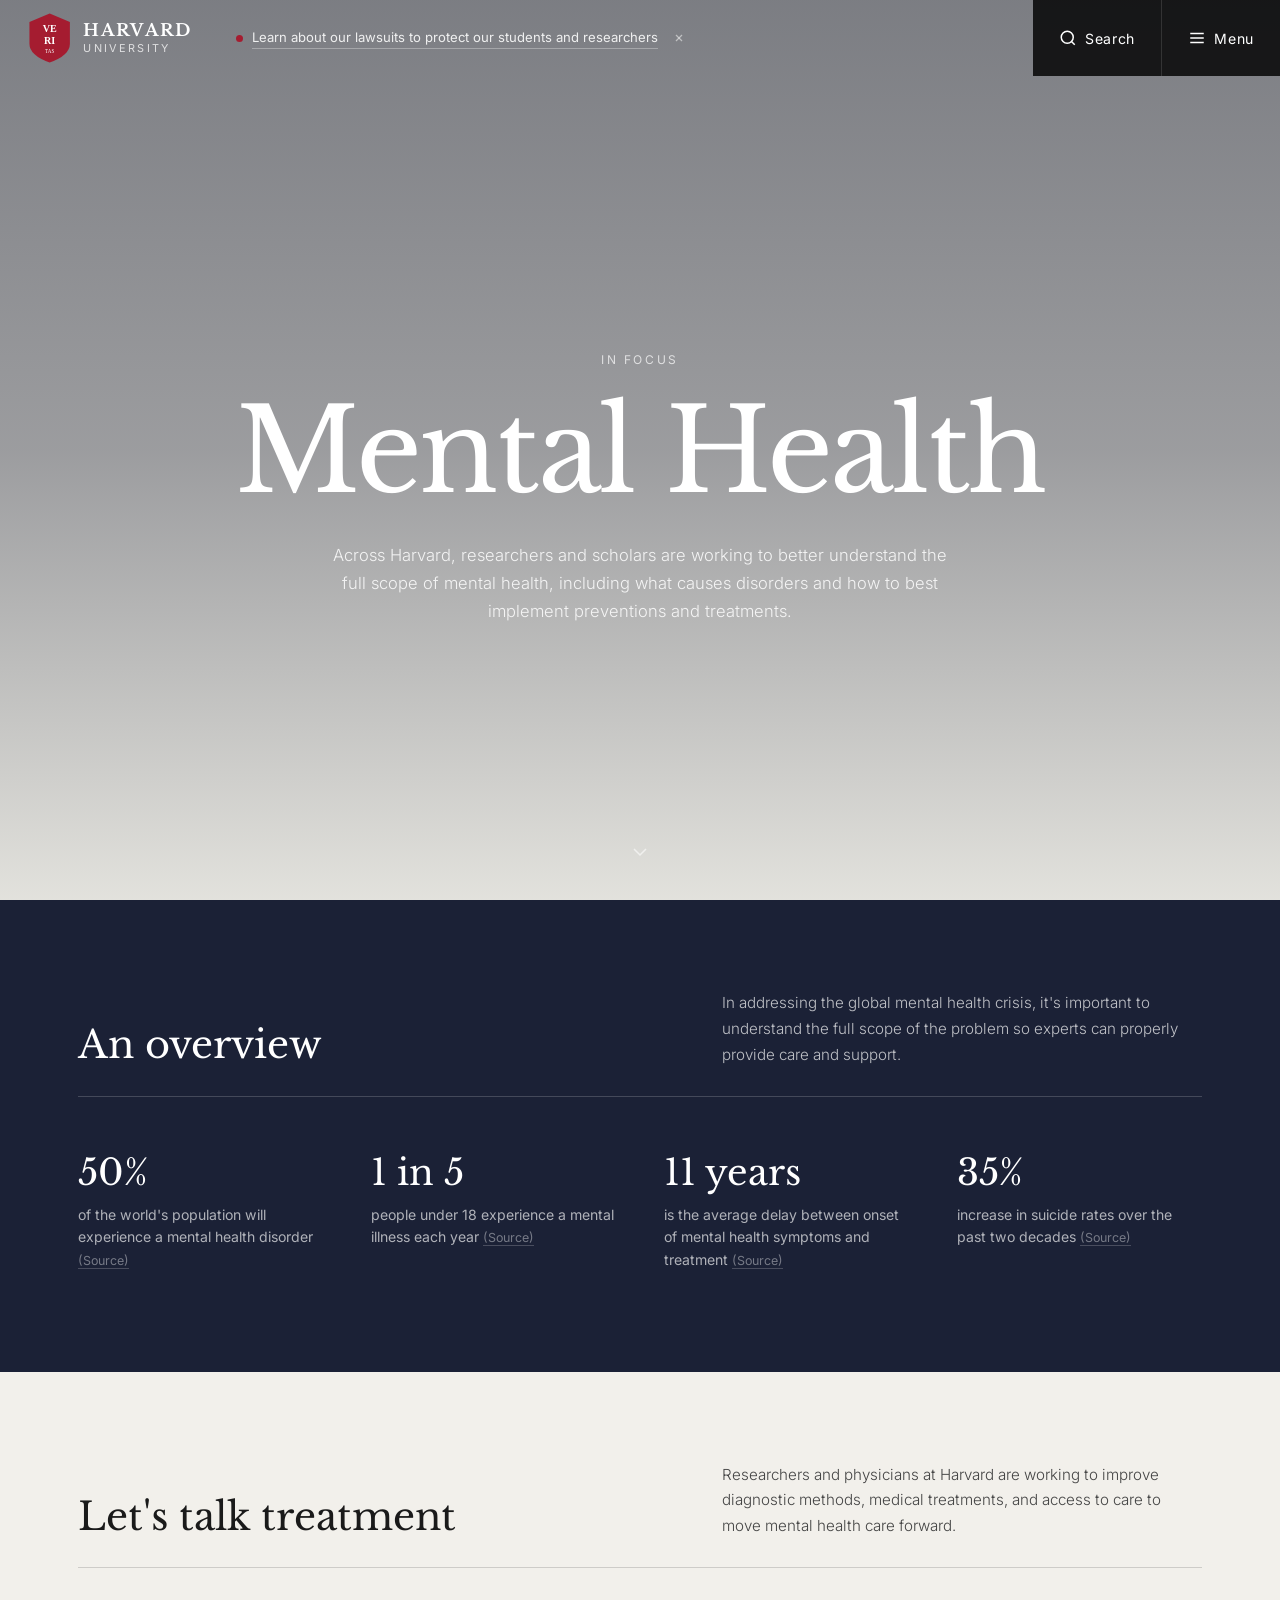
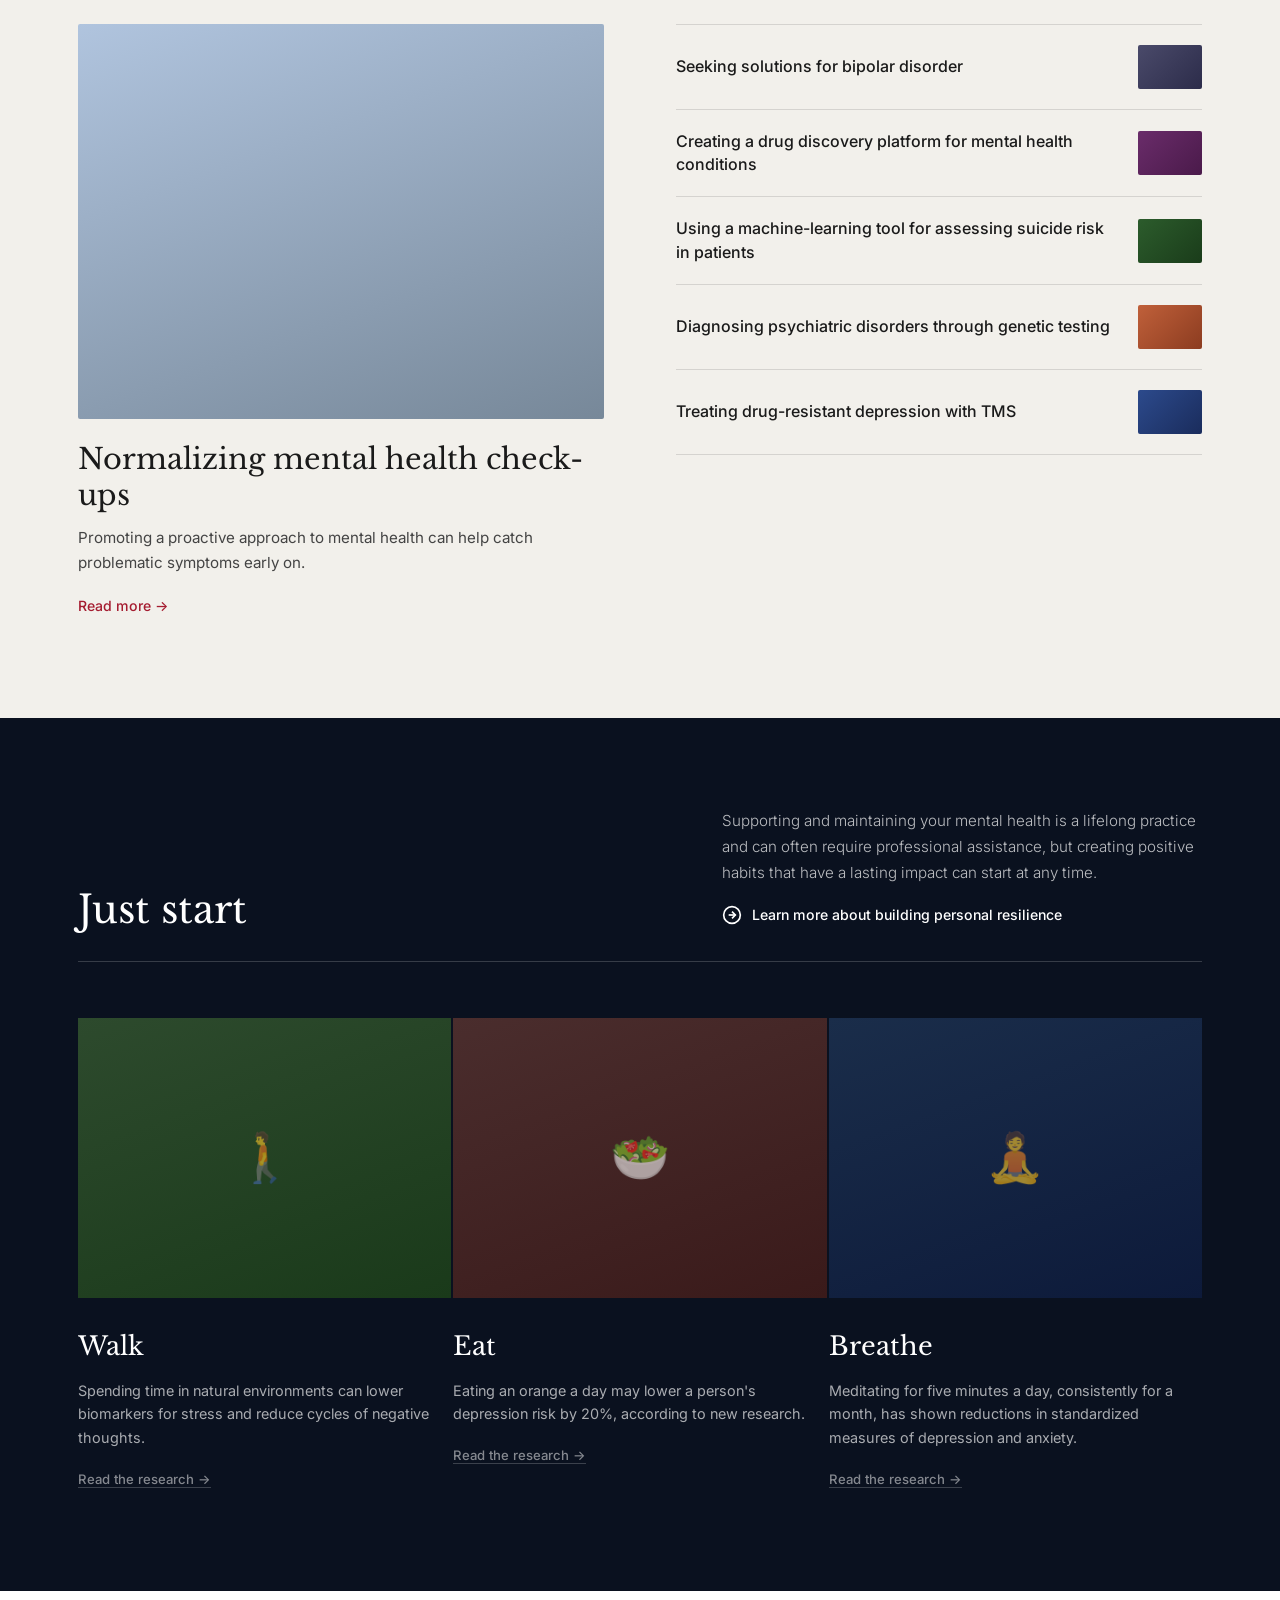
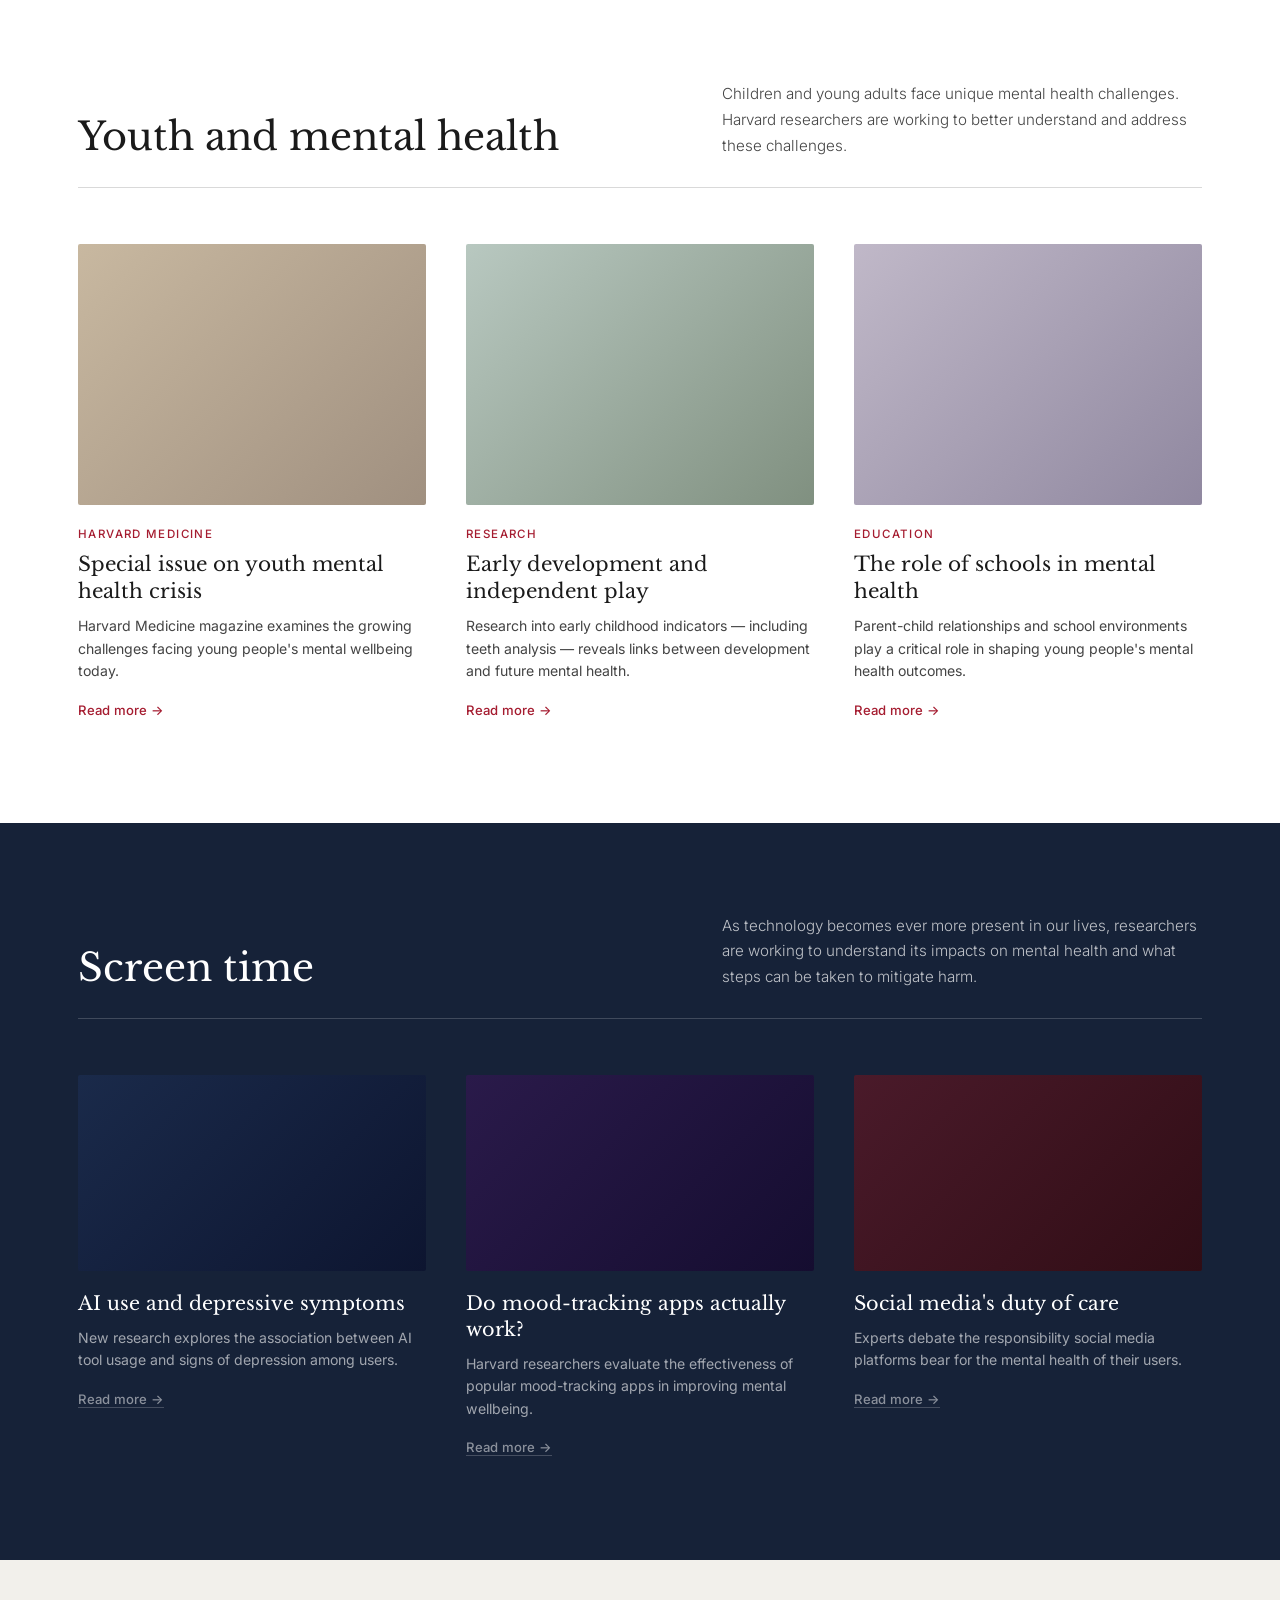
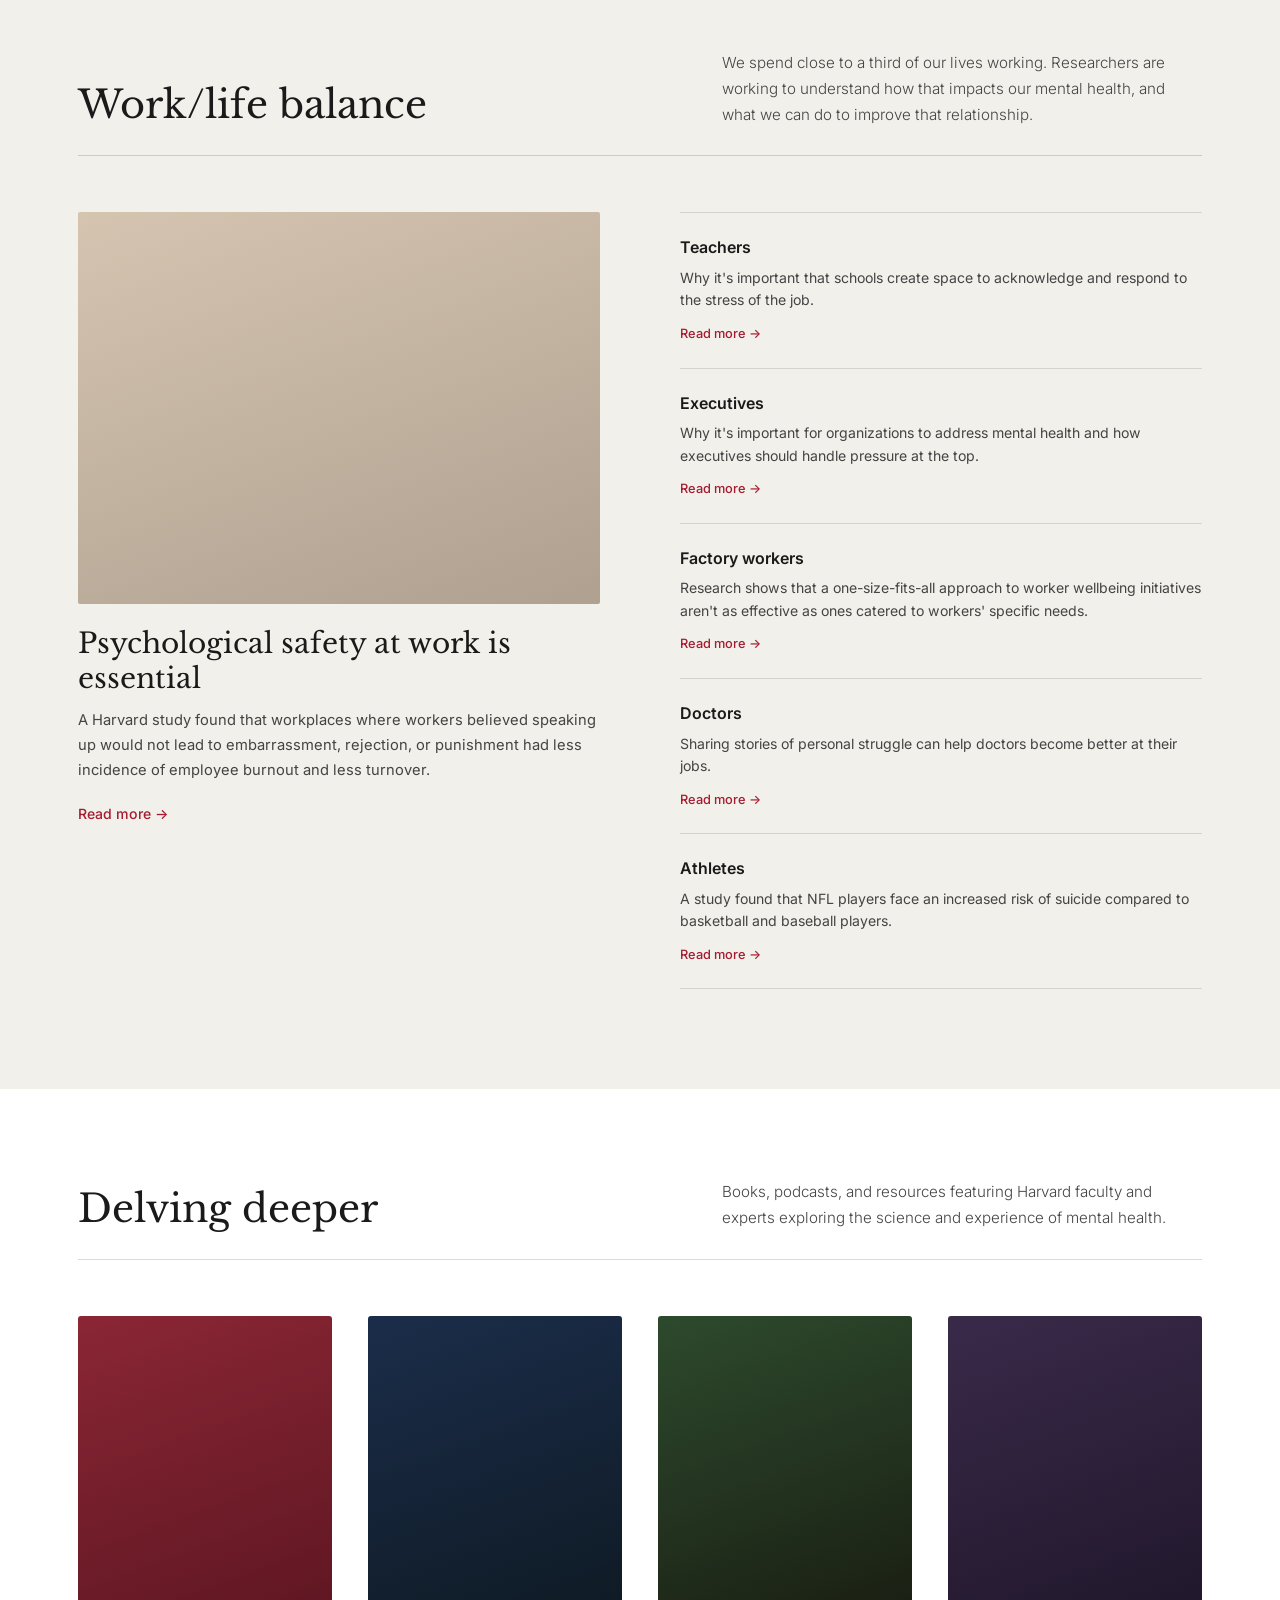
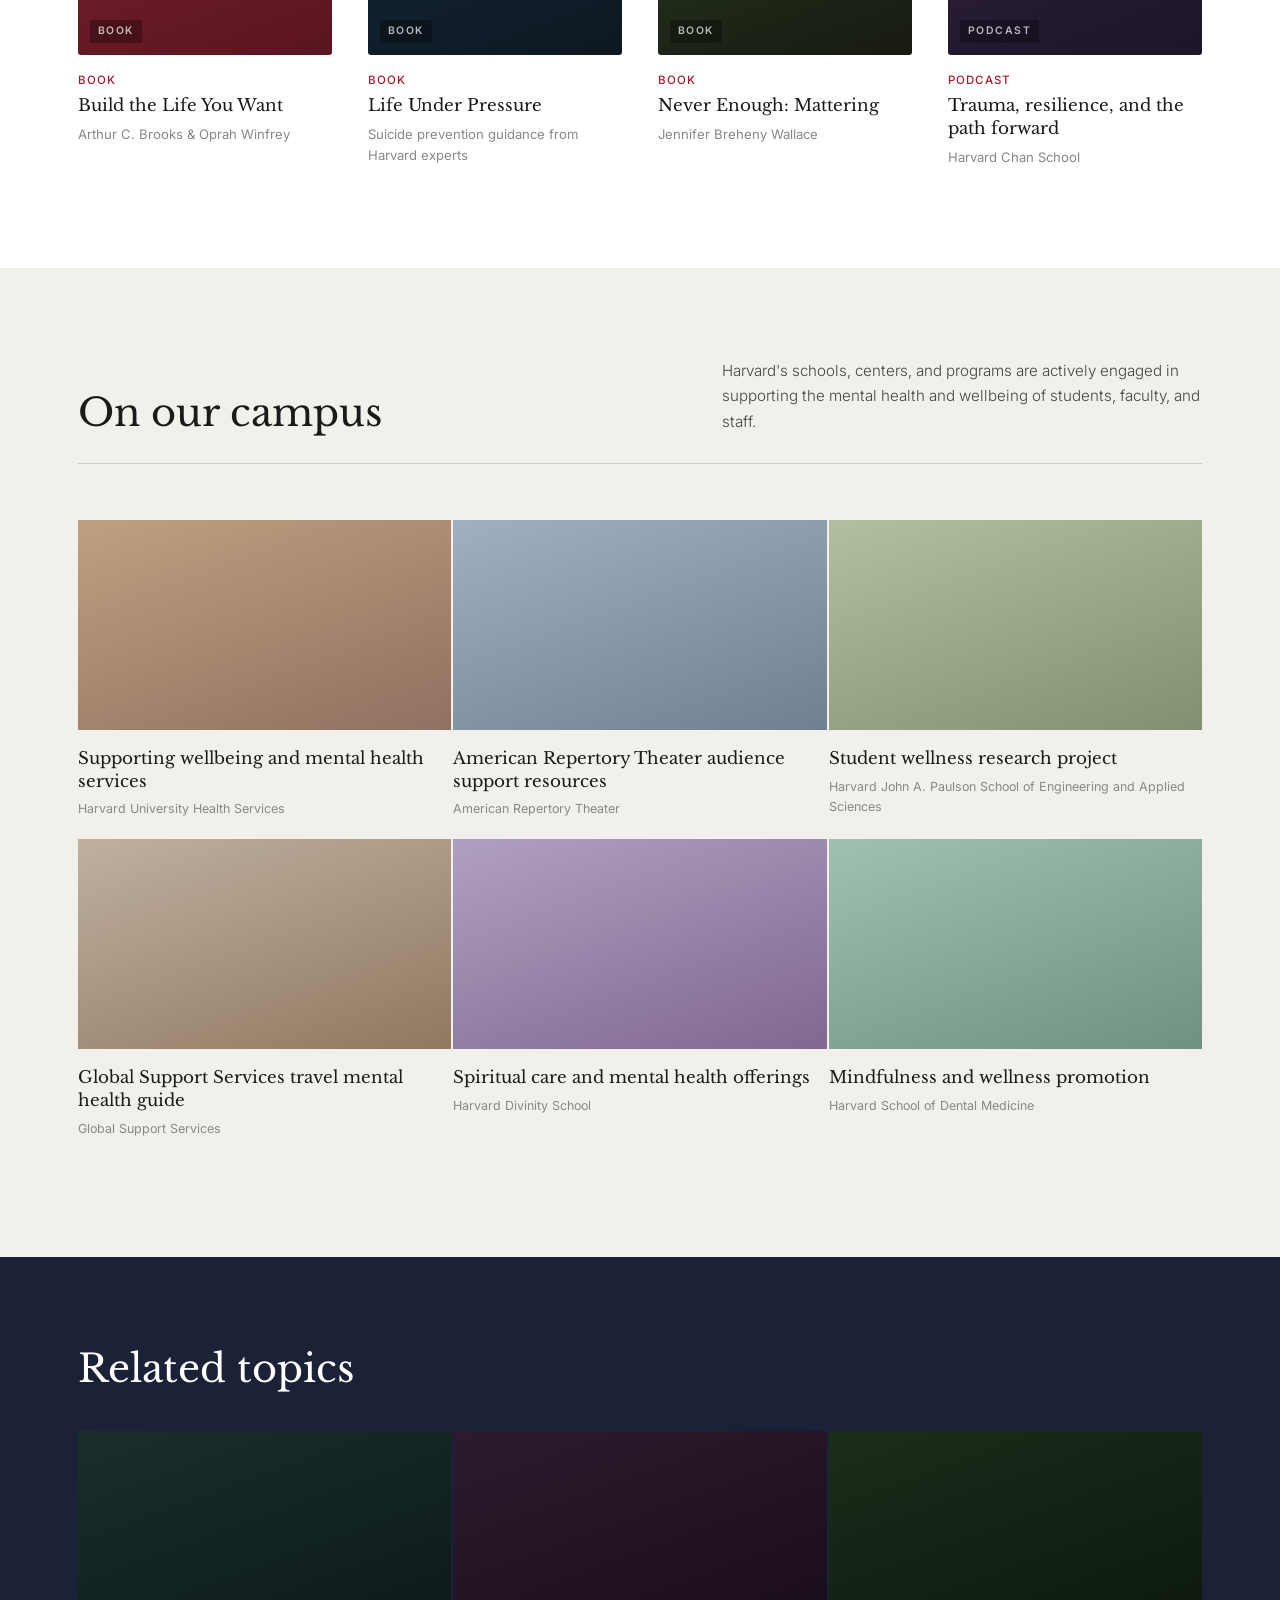
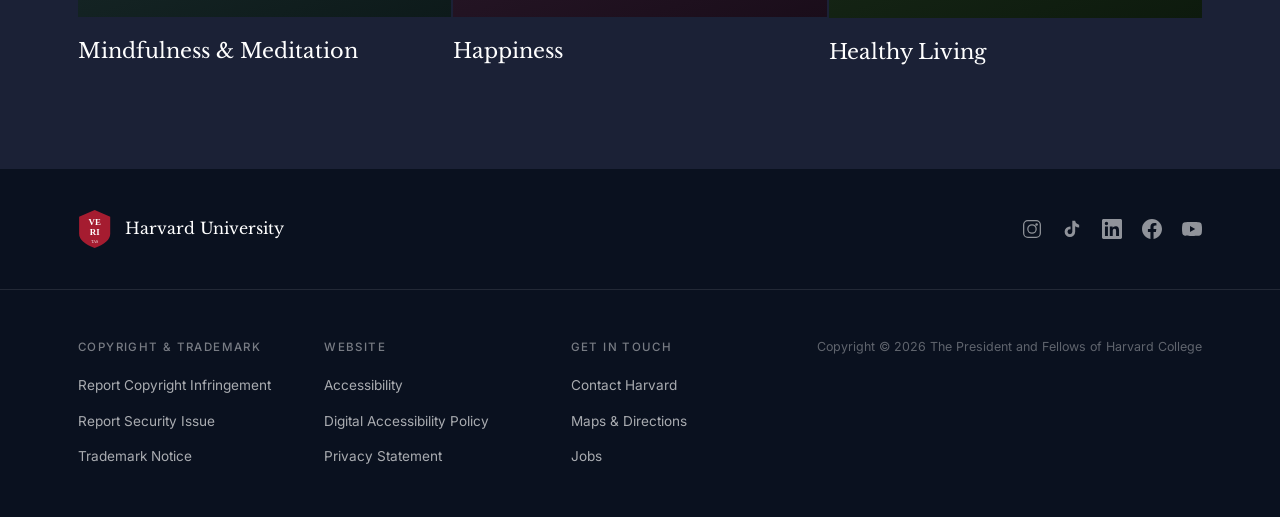
<file: index.html>
<!DOCTYPE html>
<html lang="en">
<head>
    <meta charset="UTF-8">
    <meta name="viewport" content="width=device-width, initial-scale=1.0">
    <title>Mental Health | Harvard University</title>
    <link rel="preconnect" href="https://fonts.googleapis.com">
    <link href="https://fonts.googleapis.com/css2?family=Libre+Baskerville:ital,wght@0,400;0,700;1,400&family=Inter:wght@300;400;500;600&display=swap" rel="stylesheet">
    <link rel="stylesheet" href="style.css">
</head>
<body>

    <!-- Header (alert inline + transparent overlay) -->
    <header class="site-header" id="siteHeader">
        <div class="header-inner">

            <!-- Logo -->
            <a href="#" class="logo-link">
                <svg class="harvard-shield" viewBox="0 0 60 72" xmlns="http://www.w3.org/2000/svg">
                    <path d="M30 2 L58 14 L58 44 Q58 60 30 70 Q2 60 2 44 L2 14 Z" fill="#A51C30"/>
                    <text x="30" y="28" fill="white" font-size="14" font-family="serif" font-weight="bold" text-anchor="middle">VE</text>
                    <text x="30" y="44" fill="white" font-size="14" font-family="serif" font-weight="bold" text-anchor="middle">RI</text>
                    <text x="30" y="57" fill="white" font-size="7" font-family="serif" text-anchor="middle">TAS</text>
                </svg>
                <div class="logo-text">
                    <span class="logo-top">HARVARD</span>
                    <span class="logo-bottom">UNIVERSITY</span>
                </div>
            </a>

            <!-- Alert inline (center) -->
            <div class="header-alert" id="headerAlert">
                <span class="alert-dot"></span>
                <a href="#" class="alert-link">Learn about our lawsuits to protect our students and researchers</a>
                <button class="alert-close-x" onclick="document.getElementById('headerAlert').style.visibility='hidden'" aria-label="Dismiss">
                    <svg width="12" height="12" viewBox="0 0 24 24" fill="none" stroke="currentColor" stroke-width="2.5"><line x1="18" y1="6" x2="6" y2="18"/><line x1="6" y1="6" x2="18" y2="18"/></svg>
                </button>
            </div>

            <!-- Actions (right) -->
            <div class="header-actions">
                <button class="btn-search" id="btnSearch" aria-label="Search">
                    <svg width="16" height="16" viewBox="0 0 24 24" fill="none" stroke="currentColor" stroke-width="2"><circle cx="11" cy="11" r="8"/><line x1="21" y1="21" x2="16.65" y2="16.65"/></svg>
                    <span>Search</span>
                </button>
                <button class="btn-menu" id="btnMenu" aria-label="Menu">
                    <svg class="icon-hamburger" width="16" height="16" viewBox="0 0 24 24" fill="none" stroke="currentColor" stroke-width="2"><line x1="3" y1="6" x2="21" y2="6"/><line x1="3" y1="12" x2="21" y2="12"/><line x1="3" y1="18" x2="21" y2="18"/></svg>
                    <svg class="icon-close" width="16" height="16" viewBox="0 0 24 24" fill="none" stroke="currentColor" stroke-width="2" style="display:none"><line x1="18" y1="6" x2="6" y2="18"/><line x1="6" y1="6" x2="18" y2="18"/></svg>
                    <span id="menuLabel">Menu</span>
                </button>
            </div>

        </div>
    </header>

    <!-- Search Overlay -->
    <div class="search-overlay" id="searchOverlay">
        <div class="search-overlay-inner">
            <form class="search-form" onsubmit="return false;">
                <input type="text" class="search-input" placeholder="Search Harvard.edu" autofocus>
                <button type="submit" class="search-submit">
                    <svg width="22" height="22" viewBox="0 0 24 24" fill="none" stroke="currentColor" stroke-width="2"><circle cx="11" cy="11" r="8"/><line x1="21" y1="21" x2="16.65" y2="16.65"/></svg>
                </button>
            </form>
            <div class="search-quick-links">
                <span>Quick links:</span>
                <a href="#">A-Z Index</a>
                <a href="#">Find a Person</a>
                <a href="#">Events</a>
                <a href="#">Media Relations</a>
            </div>
        </div>
    </div>

    <!-- Navigation Overlay -->
    <div class="nav-overlay" id="navOverlay" aria-hidden="true">
        <!-- Background image layer (changes per section) -->
        <div class="nav-bg" id="navBg"></div>
        <!-- Particle canvas background -->
        <canvas id="navCanvas" class="nav-canvas"></canvas>

        <!-- Top bar: logo + close -->
        <div class="nav-topbar">
            <a href="#" class="nav-logo-link">
                <svg class="nav-shield" viewBox="0 0 60 72" xmlns="http://www.w3.org/2000/svg">
                    <path d="M30 2 L58 14 L58 44 Q58 60 30 70 Q2 60 2 44 L2 14 Z" fill="#A51C30"/>
                    <text x="30" y="28" fill="white" font-size="15" font-family="serif" font-weight="bold" text-anchor="middle">VE</text>
                    <text x="30" y="44" fill="white" font-size="15" font-family="serif" font-weight="bold" text-anchor="middle">RI</text>
                    <text x="30" y="58" fill="white" font-size="7" font-family="serif" text-anchor="middle">TAS</text>
                </svg>
                <span class="nav-logo-name">Harvard University</span>
            </a>
            <button class="nav-close-btn" id="navCloseBtn" aria-label="Close menu">
                Close
                <svg width="18" height="18" viewBox="0 0 24 24" fill="none" stroke="currentColor" stroke-width="1.5"><circle cx="12" cy="12" r="10"/><line x1="15" y1="9" x2="9" y2="15"/><line x1="9" y1="9" x2="15" y2="15"/></svg>
            </button>
        </div>

        <!-- Main nav body: left items + right panel -->
        <div class="nav-body">
            <!-- Left: primary nav items -->
            <nav class="nav-primary" aria-label="Primary navigation">
                <ul class="nav-primary-list">
                    <li class="nav-primary-item" data-panel="academics" data-bg="academics">
                        <button class="nav-primary-btn" aria-expanded="false">
                            <span class="nav-primary-text">Academics</span>
                            <span class="nav-primary-dot"></span>
                        </button>
                    </li>
                    <li class="nav-primary-item" data-panel="campus" data-bg="campus">
                        <button class="nav-primary-btn" aria-expanded="false">
                            <span class="nav-primary-text">Campus</span>
                            <span class="nav-primary-dot"></span>
                        </button>
                    </li>
                    <li class="nav-primary-item" data-panel="infocus" data-bg="infocus">
                        <button class="nav-primary-btn" aria-expanded="false">
                            <span class="nav-primary-text">In Focus</span>
                            <span class="nav-primary-dot"></span>
                        </button>
                    </li>
                    <li class="nav-primary-item" data-panel="visit" data-bg="visit">
                        <button class="nav-primary-btn" aria-expanded="false">
                            <span class="nav-primary-text">Visit</span>
                            <span class="nav-primary-dot"></span>
                        </button>
                    </li>
                    <li class="nav-primary-item" data-panel="about" data-bg="about">
                        <button class="nav-primary-btn" aria-expanded="false">
                            <span class="nav-primary-text">About</span>
                            <span class="nav-primary-dot"></span>
                        </button>
                    </li>
                    <li class="nav-primary-item" data-panel="news" data-bg="news">
                        <button class="nav-primary-btn" aria-expanded="false">
                            <span class="nav-primary-text">News</span>
                            <span class="nav-primary-dot"></span>
                        </button>
                    </li>
                </ul>
            </nav>

            <!-- Right: sub-panels -->
            <div class="nav-subpanels">

                <!-- Academics -->
                <div class="nav-subpanel" id="panel-academics">
                    <div class="nav-subpanel-inner">
                        <a href="#" class="nav-subpanel-heading">Academics <svg width="16" height="16" viewBox="0 0 24 24" fill="none" stroke="currentColor" stroke-width="2"><line x1="5" y1="12" x2="19" y2="12"/><polyline points="12 5 19 12 12 19"/></svg></a>
                        <p class="nav-subpanel-desc">Learning at Harvard can happen for every type of learner, at any phase of life.</p>
                        <ul class="nav-subpanel-list">
                            <li class="nav-sub-expandable" data-sub-id="degree-programs">
                                <button class="nav-sub-expand-btn">Degree programs <svg width="13" height="13" viewBox="0 0 24 24" fill="none" stroke="currentColor" stroke-width="2.5"><polyline points="9 18 15 12 9 6"/></svg></button>
                            </li>
                            <li><a href="#">Professional and Lifelong Learning</a></li>
                            <li><a href="#">Harvard Online</a></li>
                            <li class="nav-sub-expandable" data-sub-id="harvard-schools">
                                <button class="nav-sub-expand-btn">Harvard Schools <svg width="13" height="13" viewBox="0 0 24 24" fill="none" stroke="currentColor" stroke-width="2.5"><polyline points="9 18 15 12 9 6"/></svg></button>
                            </li>
                        </ul>
                    </div>
                </div>

                <!-- Campus -->
                <div class="nav-subpanel" id="panel-campus">
                    <div class="nav-subpanel-inner">
                        <a href="#" class="nav-subpanel-heading">Harvard's Campus <svg width="16" height="16" viewBox="0 0 24 24" fill="none" stroke="currentColor" stroke-width="2"><line x1="5" y1="12" x2="19" y2="12"/><polyline points="12 5 19 12 12 19"/></svg></a>
                        <p class="nav-subpanel-desc">Get tickets to our next game, hours and locations for our libraries and museums, and information about your next career move.</p>
                        <ul class="nav-subpanel-list">
                            <li class="nav-sub-expandable" data-sub-id="libraries">
                                <button class="nav-sub-expand-btn">Libraries <svg width="13" height="13" viewBox="0 0 24 24" fill="none" stroke="currentColor" stroke-width="2.5"><polyline points="9 18 15 12 9 6"/></svg></button>
                            </li>
                            <li class="nav-sub-expandable" data-sub-id="museums">
                                <button class="nav-sub-expand-btn">Museums <svg width="13" height="13" viewBox="0 0 24 24" fill="none" stroke="currentColor" stroke-width="2.5"><polyline points="9 18 15 12 9 6"/></svg></button>
                            </li>
                            <li><a href="#">Athletics</a></li>
                            <li><a href="#">Work at Harvard</a></li>
                            <li><a href="#">Belonging</a></li>
                            <li><a href="#">Events</a></li>
                            <li><a href="#">Commencement</a></li>
                        </ul>
                    </div>
                </div>

                <!-- In Focus -->
                <div class="nav-subpanel" id="panel-infocus">
                    <div class="nav-subpanel-inner">
                        <a href="#" class="nav-subpanel-heading">In Focus <svg width="16" height="16" viewBox="0 0 24 24" fill="none" stroke="currentColor" stroke-width="2"><line x1="5" y1="12" x2="19" y2="12"/><polyline points="12 5 19 12 12 19"/></svg></a>
                        <p class="nav-subpanel-desc">Explore a curated examination of Harvard's research, scholarly work, and community. Recent topics include:</p>
                        <ul class="nav-subpanel-list nav-subpanel-list--large">
                            <li><a href="#">Mental Health <svg width="12" height="12" viewBox="0 0 24 24" fill="none" stroke="currentColor" stroke-width="2"><polyline points="9 18 15 12 9 6"/></svg></a></li>
                            <li><a href="#">Artificial Intelligence <svg width="12" height="12" viewBox="0 0 24 24" fill="none" stroke="currentColor" stroke-width="2"><polyline points="9 18 15 12 9 6"/></svg></a></li>
                            <li><a href="#">Immunology <svg width="12" height="12" viewBox="0 0 24 24" fill="none" stroke="currentColor" stroke-width="2"><polyline points="9 18 15 12 9 6"/></svg></a></li>
                        </ul>
                    </div>
                </div>

                <!-- Visit -->
                <div class="nav-subpanel" id="panel-visit">
                    <div class="nav-subpanel-inner">
                        <a href="#" class="nav-subpanel-heading">Visit <svg width="16" height="16" viewBox="0 0 24 24" fill="none" stroke="currentColor" stroke-width="2"><line x1="5" y1="12" x2="19" y2="12"/><polyline points="12 5 19 12 12 19"/></svg></a>
                        <p class="nav-subpanel-desc">Plan your visit to Harvard's historic campus in Cambridge, Massachusetts.</p>
                        <ul class="nav-subpanel-list">
                            <li><a href="#">Tours</a></li>
                            <li><a href="#">Maps &amp; Directions</a></li>
                            <li><a href="#">Tour Providers</a></li>
                        </ul>
                    </div>
                </div>

                <!-- About -->
                <div class="nav-subpanel" id="panel-about">
                    <div class="nav-subpanel-inner">
                        <a href="#" class="nav-subpanel-heading">About <svg width="16" height="16" viewBox="0 0 24 24" fill="none" stroke="currentColor" stroke-width="2"><line x1="5" y1="12" x2="19" y2="12"/><polyline points="12 5 19 12 12 19"/></svg></a>
                        <p class="nav-subpanel-desc">Learn about Harvard's history, leadership, and the values and mission that guide one of the world's leading universities.</p>
                        <ul class="nav-subpanel-list">
                            <li><a href="#">History</a></li>
                            <li><a href="#">Leadership</a></li>
                            <li><a href="#">University Professorships</a></li>
                            <li><a href="#">Endowment</a></li>
                            <li><a href="#">Community Engagement</a></li>
                            <li><a href="#">Global Presence</a></li>
                        </ul>
                    </div>
                </div>

                <!-- News -->
                <div class="nav-subpanel" id="panel-news">
                    <div class="nav-subpanel-inner">
                        <a href="#" class="nav-subpanel-heading">News <svg width="16" height="16" viewBox="0 0 24 24" fill="none" stroke="currentColor" stroke-width="2"><line x1="5" y1="12" x2="19" y2="12"/><polyline points="12 5 19 12 12 19"/></svg></a>
                        <p class="nav-subpanel-desc">The latest news, research, and stories from across Harvard, brought to you by the Harvard Gazette.</p>
                        <ul class="nav-subpanel-list">
                            <li><a href="#">Harvard Gazette</a></li>
                            <li><a href="#">Trending Stories</a></li>
                            <li><a href="#">Sign up for the Daily Digest</a></li>
                            <li><a href="#">Media Relations</a></li>
                        </ul>
                    </div>
                </div>

            </div><!-- /nav-subpanels -->

            <!-- Tertiary panel: 3rd level (shown on sub-item hover) -->
            <div class="nav-tertiary" id="navTertiary" aria-hidden="true"></div>

        </div><!-- /nav-body -->

        <!-- Bottom Quick Links bar -->
        <div class="nav-quickbar">
            <div class="nav-quickbar-inner">
                <span class="nav-quickbar-label">Quick Links
                    <svg width="14" height="14" viewBox="0 0 24 24" fill="none" stroke="currentColor" stroke-width="2"><polyline points="9 18 15 12 9 6"/></svg>
                </span>
                <div class="nav-quickbar-links">
                    <a href="#">A to Z index</a>
                    <a href="#">Find a person</a>
                    <a href="#">Events</a>
                    <a href="#">Media Relations</a>
                    <a href="#">Alumni</a>
                    <a href="#">Give Now</a>
                    <a href="#">Emergency</a>
                </div>
            </div>
        </div>

    </div><!-- /nav-overlay -->

    <!-- Hero Section -->
    <section class="hero">
        <div class="hero-photo"></div>
        <div class="hero-overlay"></div>
        <div class="hero-content">
            <p class="hero-eyebrow">In Focus</p>
            <h1 class="hero-title">Mental Health</h1>
            <p class="hero-desc">Across Harvard, researchers and scholars are working to better understand the full scope of mental health, including what causes disorders and how to best implement preventions and treatments.</p>
        </div>
        <div class="hero-scroll-hint">
            <svg width="24" height="24" viewBox="0 0 24 24" fill="none" stroke="white" stroke-width="1.5"><polyline points="6 9 12 15 18 9"/></svg>
        </div>
    </section>

    <!-- Overview / Stats Section -->
    <section class="section-overview">
        <div class="container">
            <div class="section-header-row">
                <h2 class="section-heading text-white">An overview</h2>
                <p class="section-lead text-white-muted">In addressing the global mental health crisis, it's important to understand the full scope of the problem so experts can properly provide care and support.</p>
            </div>
            <div class="section-divider divider-white"></div>
            <div class="stats-row">
                <div class="stat-card">
                    <div class="stat-number">50%</div>
                    <p class="stat-desc">of the world's population will experience a mental health disorder <a href="#" class="stat-src">(Source)</a></p>
                </div>
                <div class="stat-card">
                    <div class="stat-number">1 in 5</div>
                    <p class="stat-desc">people under 18 experience a mental illness each year <a href="#" class="stat-src">(Source)</a></p>
                </div>
                <div class="stat-card">
                    <div class="stat-number">11 years</div>
                    <p class="stat-desc">is the average delay between onset of mental health symptoms and treatment <a href="#" class="stat-src">(Source)</a></p>
                </div>
                <div class="stat-card">
                    <div class="stat-number">35%</div>
                    <p class="stat-desc">increase in suicide rates over the past two decades <a href="#" class="stat-src">(Source)</a></p>
                </div>
            </div>
        </div>
    </section>

    <!-- Treatment Section -->
    <section class="section-treatment">
        <div class="container">
            <div class="section-header-row">
                <h2 class="section-heading text-dark">Let's talk treatment</h2>
                <p class="section-lead text-dark-muted">Researchers and physicians at Harvard are working to improve diagnostic methods, medical treatments, and access to care to move mental health care forward.</p>
            </div>
            <div class="section-divider divider-dark"></div>

            <div class="treatment-grid">
                <div class="treatment-main">
                    <div class="treatment-main-img" style="background: linear-gradient(160deg, #b0c4de 0%, #778899 100%);"></div>
                    <h3 class="treatment-main-title">Normalizing mental health check-ups</h3>
                    <p class="treatment-main-desc">Promoting a proactive approach to mental health can help catch problematic symptoms early on.</p>
                    <a href="#" class="read-more">Read more →</a>
                </div>
                <div class="treatment-list">
                    <a href="#" class="treatment-list-item">
                        <div class="treatment-list-text">Seeking solutions for bipolar disorder</div>
                        <div class="treatment-list-thumb" style="background: linear-gradient(135deg, #4a4a6a, #2c2c4a);"></div>
                    </a>
                    <a href="#" class="treatment-list-item">
                        <div class="treatment-list-text">Creating a drug discovery platform for mental health conditions</div>
                        <div class="treatment-list-thumb" style="background: linear-gradient(135deg, #6a2c6a, #4a1a4a);"></div>
                    </a>
                    <a href="#" class="treatment-list-item">
                        <div class="treatment-list-text">Using a machine-learning tool for assessing suicide risk in patients</div>
                        <div class="treatment-list-thumb" style="background: linear-gradient(135deg, #2c5c2c, #1a3c1a);"></div>
                    </a>
                    <a href="#" class="treatment-list-item">
                        <div class="treatment-list-text">Diagnosing psychiatric disorders through genetic testing</div>
                        <div class="treatment-list-thumb" style="background: linear-gradient(135deg, #c0603a, #8c3c20);"></div>
                    </a>
                    <a href="#" class="treatment-list-item">
                        <div class="treatment-list-text">Treating drug-resistant depression with TMS</div>
                        <div class="treatment-list-thumb" style="background: linear-gradient(135deg, #2c4a8c, #1a2c5c);"></div>
                    </a>
                </div>
            </div>
        </div>
    </section>

    <!-- Just Start Section -->
    <section class="section-just-start">
        <div class="container">
            <div class="section-header-row">
                <h2 class="section-heading text-white">Just start</h2>
                <div class="section-lead-block">
                    <p class="section-lead text-white-muted">Supporting and maintaining your mental health is a lifelong practice and can often require professional assistance, but creating positive habits that have a lasting impact can start at any time.</p>
                    <a href="#" class="cta-arrow-link text-white">
                        <svg width="20" height="20" viewBox="0 0 24 24" fill="none" stroke="currentColor" stroke-width="2"><circle cx="12" cy="12" r="10"/><polyline points="12 16 16 12 12 8"/><line x1="8" y1="12" x2="16" y2="12"/></svg>
                        Learn more about building personal resilience
                    </a>
                </div>
            </div>
            <div class="section-divider divider-white"></div>
            <div class="habits-grid">
                <div class="habit-card">
                    <div class="habit-img" style="background: linear-gradient(160deg, #2d4a2d 0%, #1a3a1a 100%);">
                        <div class="habit-icon">🚶</div>
                    </div>
                    <div class="habit-body">
                        <h3 class="habit-title">Walk</h3>
                        <p class="habit-desc">Spending time in natural environments can lower biomarkers for stress and reduce cycles of negative thoughts.</p>
                        <a href="#" class="habit-link">Read the research →</a>
                    </div>
                </div>
                <div class="habit-card">
                    <div class="habit-img" style="background: linear-gradient(160deg, #4a2d2d 0%, #3a1a1a 100%);">
                        <div class="habit-icon">🥗</div>
                    </div>
                    <div class="habit-body">
                        <h3 class="habit-title">Eat</h3>
                        <p class="habit-desc">Eating an orange a day may lower a person's depression risk by 20%, according to new research.</p>
                        <a href="#" class="habit-link">Read the research →</a>
                    </div>
                </div>
                <div class="habit-card">
                    <div class="habit-img" style="background: linear-gradient(160deg, #1a2d4a 0%, #0d1a3a 100%);">
                        <div class="habit-icon">🧘</div>
                    </div>
                    <div class="habit-body">
                        <h3 class="habit-title">Breathe</h3>
                        <p class="habit-desc">Meditating for five minutes a day, consistently for a month, has shown reductions in standardized measures of depression and anxiety.</p>
                        <a href="#" class="habit-link">Read the research →</a>
                    </div>
                </div>
            </div>
        </div>
    </section>

    <!-- Youth and Mental Health -->
    <section class="section-youth">
        <div class="container">
            <div class="section-header-row">
                <h2 class="section-heading text-dark">Youth and mental health</h2>
                <p class="section-lead text-dark-muted">Children and young adults face unique mental health challenges. Harvard researchers are working to better understand and address these challenges.</p>
            </div>
            <div class="section-divider divider-dark"></div>
            <div class="cards-grid-3">
                <div class="content-card">
                    <div class="content-card-img" style="background: linear-gradient(135deg, #c8b8a0 0%, #a09080 100%);"></div>
                    <div class="content-card-body">
                        <p class="content-card-tag">Harvard Medicine</p>
                        <h4 class="content-card-title">Special issue on youth mental health crisis</h4>
                        <p class="content-card-desc">Harvard Medicine magazine examines the growing challenges facing young people's mental wellbeing today.</p>
                        <a href="#" class="content-card-link">Read more →</a>
                    </div>
                </div>
                <div class="content-card">
                    <div class="content-card-img" style="background: linear-gradient(135deg, #b8c8c0 0%, #809080 100%);"></div>
                    <div class="content-card-body">
                        <p class="content-card-tag">Research</p>
                        <h4 class="content-card-title">Early development and independent play</h4>
                        <p class="content-card-desc">Research into early childhood indicators — including teeth analysis — reveals links between development and future mental health.</p>
                        <a href="#" class="content-card-link">Read more →</a>
                    </div>
                </div>
                <div class="content-card">
                    <div class="content-card-img" style="background: linear-gradient(135deg, #c0b8c8 0%, #9088a0 100%);"></div>
                    <div class="content-card-body">
                        <p class="content-card-tag">Education</p>
                        <h4 class="content-card-title">The role of schools in mental health</h4>
                        <p class="content-card-desc">Parent-child relationships and school environments play a critical role in shaping young people's mental health outcomes.</p>
                        <a href="#" class="content-card-link">Read more →</a>
                    </div>
                </div>
            </div>
        </div>
    </section>

    <!-- Screen Time Section -->
    <section class="section-screen-time">
        <div class="container">
            <div class="section-header-row">
                <h2 class="section-heading text-white">Screen time</h2>
                <p class="section-lead text-white-muted">As technology becomes ever more present in our lives, researchers are working to understand its impacts on mental health and what steps can be taken to mitigate harm.</p>
            </div>
            <div class="section-divider divider-white"></div>
            <div class="cards-grid-3">
                <div class="dark-card">
                    <div class="dark-card-img" style="background: linear-gradient(135deg, #1a2a4a 0%, #0d1530 100%);"></div>
                    <div class="dark-card-body">
                        <h4 class="dark-card-title">AI use and depressive symptoms</h4>
                        <p class="dark-card-desc">New research explores the association between AI tool usage and signs of depression among users.</p>
                        <a href="#" class="dark-card-link">Read more →</a>
                    </div>
                </div>
                <div class="dark-card">
                    <div class="dark-card-img" style="background: linear-gradient(135deg, #2a1a4a 0%, #150d30 100%);"></div>
                    <div class="dark-card-body">
                        <h4 class="dark-card-title">Do mood-tracking apps actually work?</h4>
                        <p class="dark-card-desc">Harvard researchers evaluate the effectiveness of popular mood-tracking apps in improving mental wellbeing.</p>
                        <a href="#" class="dark-card-link">Read more →</a>
                    </div>
                </div>
                <div class="dark-card">
                    <div class="dark-card-img" style="background: linear-gradient(135deg, #4a1a2a 0%, #300d15 100%);"></div>
                    <div class="dark-card-body">
                        <h4 class="dark-card-title">Social media's duty of care</h4>
                        <p class="dark-card-desc">Experts debate the responsibility social media platforms bear for the mental health of their users.</p>
                        <a href="#" class="dark-card-link">Read more →</a>
                    </div>
                </div>
            </div>
        </div>
    </section>

    <!-- Work/Life Balance -->
    <section class="section-worklife">
        <div class="container">
            <div class="section-header-row">
                <h2 class="section-heading text-dark">Work/life balance</h2>
                <p class="section-lead text-dark-muted">We spend close to a third of our lives working. Researchers are working to understand how that impacts our mental health, and what we can do to improve that relationship.</p>
            </div>
            <div class="section-divider divider-dark"></div>
            <div class="worklife-grid">
                <div class="worklife-main">
                    <div class="worklife-main-img" style="background: linear-gradient(160deg, #d4c4b0 0%, #b0a090 100%);"></div>
                    <h3 class="worklife-main-title">Psychological safety at work is essential</h3>
                    <p class="worklife-main-desc">A Harvard study found that workplaces where workers believed speaking up would not lead to embarrassment, rejection, or punishment had less incidence of employee burnout and less turnover.</p>
                    <a href="#" class="read-more">Read more →</a>
                </div>
                <div class="worklife-list">
                    <div class="worklife-item">
                        <h4 class="worklife-item-title">Teachers</h4>
                        <p class="worklife-item-desc">Why it's important that schools create space to acknowledge and respond to the stress of the job.</p>
                        <a href="#" class="worklife-link">Read more →</a>
                    </div>
                    <div class="worklife-item">
                        <h4 class="worklife-item-title">Executives</h4>
                        <p class="worklife-item-desc">Why it's important for organizations to address mental health and how executives should handle pressure at the top.</p>
                        <a href="#" class="worklife-link">Read more →</a>
                    </div>
                    <div class="worklife-item">
                        <h4 class="worklife-item-title">Factory workers</h4>
                        <p class="worklife-item-desc">Research shows that a one-size-fits-all approach to worker wellbeing initiatives aren't as effective as ones catered to workers' specific needs.</p>
                        <a href="#" class="worklife-link">Read more →</a>
                    </div>
                    <div class="worklife-item">
                        <h4 class="worklife-item-title">Doctors</h4>
                        <p class="worklife-item-desc">Sharing stories of personal struggle can help doctors become better at their jobs.</p>
                        <a href="#" class="worklife-link">Read more →</a>
                    </div>
                    <div class="worklife-item">
                        <h4 class="worklife-item-title">Athletes</h4>
                        <p class="worklife-item-desc">A study found that NFL players face an increased risk of suicide compared to basketball and baseball players.</p>
                        <a href="#" class="worklife-link">Read more →</a>
                    </div>
                </div>
            </div>
        </div>
    </section>

    <!-- Delving Deeper -->
    <section class="section-delving">
        <div class="container">
            <div class="section-header-row">
                <h2 class="section-heading text-dark">Delving deeper</h2>
                <p class="section-lead text-dark-muted">Books, podcasts, and resources featuring Harvard faculty and experts exploring the science and experience of mental health.</p>
            </div>
            <div class="section-divider divider-dark"></div>
            <div class="delving-grid">
                <a href="#" class="delving-card">
                    <div class="delving-card-img book-cover" style="background: linear-gradient(160deg, #8B2635 0%, #5a1520 100%);">
                        <span class="book-label">BOOK</span>
                    </div>
                    <p class="delving-card-type">Book</p>
                    <h4 class="delving-card-title">Build the Life You Want</h4>
                    <p class="delving-card-author">Arthur C. Brooks &amp; Oprah Winfrey</p>
                </a>
                <a href="#" class="delving-card">
                    <div class="delving-card-img book-cover" style="background: linear-gradient(160deg, #1b2d4a 0%, #0d1820 100%);">
                        <span class="book-label">BOOK</span>
                    </div>
                    <p class="delving-card-type">Book</p>
                    <h4 class="delving-card-title">Life Under Pressure</h4>
                    <p class="delving-card-author">Suicide prevention guidance from Harvard experts</p>
                </a>
                <a href="#" class="delving-card">
                    <div class="delving-card-img book-cover" style="background: linear-gradient(160deg, #2d4a2d 0%, #181a10 100%);">
                        <span class="book-label">BOOK</span>
                    </div>
                    <p class="delving-card-type">Book</p>
                    <h4 class="delving-card-title">Never Enough: Mattering</h4>
                    <p class="delving-card-author">Jennifer Breheny Wallace</p>
                </a>
                <a href="#" class="delving-card">
                    <div class="delving-card-img podcast-cover" style="background: linear-gradient(160deg, #3a2a4a 0%, #1d1528 100%);">
                        <span class="book-label">PODCAST</span>
                    </div>
                    <p class="delving-card-type">Podcast</p>
                    <h4 class="delving-card-title">Trauma, resilience, and the path forward</h4>
                    <p class="delving-card-author">Harvard Chan School</p>
                </a>
            </div>
        </div>
    </section>

    <!-- On Our Campus -->
    <section class="section-campus">
        <div class="container">
            <div class="section-header-row">
                <h2 class="section-heading text-dark">On our campus</h2>
                <p class="section-lead text-dark-muted">Harvard's schools, centers, and programs are actively engaged in supporting the mental health and wellbeing of students, faculty, and staff.</p>
            </div>
            <div class="section-divider divider-dark"></div>
            <div class="campus-grid">
                <a href="#" class="campus-card">
                    <div class="campus-card-img" style="background: linear-gradient(160deg, #c0a080 0%, #907060 100%);"></div>
                    <div class="campus-card-body">
                        <h4 class="campus-card-title">Supporting wellbeing and mental health services</h4>
                        <p class="campus-card-school">Harvard University Health Services</p>
                    </div>
                </a>
                <a href="#" class="campus-card">
                    <div class="campus-card-img" style="background: linear-gradient(160deg, #a0b0c0 0%, #708090 100%);"></div>
                    <div class="campus-card-body">
                        <h4 class="campus-card-title">American Repertory Theater audience support resources</h4>
                        <p class="campus-card-school">American Repertory Theater</p>
                    </div>
                </a>
                <a href="#" class="campus-card">
                    <div class="campus-card-img" style="background: linear-gradient(160deg, #b0c0a0 0%, #809070 100%);"></div>
                    <div class="campus-card-body">
                        <h4 class="campus-card-title">Student wellness research project</h4>
                        <p class="campus-card-school">Harvard John A. Paulson School of Engineering and Applied Sciences</p>
                    </div>
                </a>
                <a href="#" class="campus-card">
                    <div class="campus-card-img" style="background: linear-gradient(160deg, #c0b0a0 0%, #907860 100%);"></div>
                    <div class="campus-card-body">
                        <h4 class="campus-card-title">Global Support Services travel mental health guide</h4>
                        <p class="campus-card-school">Global Support Services</p>
                    </div>
                </a>
                <a href="#" class="campus-card">
                    <div class="campus-card-img" style="background: linear-gradient(160deg, #b0a0c0 0%, #806890 100%);"></div>
                    <div class="campus-card-body">
                        <h4 class="campus-card-title">Spiritual care and mental health offerings</h4>
                        <p class="campus-card-school">Harvard Divinity School</p>
                    </div>
                </a>
                <a href="#" class="campus-card">
                    <div class="campus-card-img" style="background: linear-gradient(160deg, #a0c0b0 0%, #709080 100%);"></div>
                    <div class="campus-card-body">
                        <h4 class="campus-card-title">Mindfulness and wellness promotion</h4>
                        <p class="campus-card-school">Harvard School of Dental Medicine</p>
                    </div>
                </a>
            </div>
        </div>
    </section>

    <!-- Related Topics -->
    <section class="section-related">
        <div class="container">
            <h2 class="section-heading text-white related-heading">Related topics</h2>
            <div class="related-grid">
                <a href="#" class="related-card">
                    <div class="related-card-img" style="background: linear-gradient(160deg, #1b2d2d 0%, #0d1a1a 100%);"></div>
                    <h4 class="related-card-title">Mindfulness &amp; Meditation</h4>
                </a>
                <a href="#" class="related-card">
                    <div class="related-card-img" style="background: linear-gradient(160deg, #2d1b2d 0%, #1a0d1a 100%);"></div>
                    <h4 class="related-card-title">Happiness</h4>
                </a>
                <a href="#" class="related-card">
                    <div class="related-card-img" style="background: linear-gradient(160deg, #1b2d1b 0%, #0d1a0d 100%);"></div>
                    <h4 class="related-card-title">Healthy Living</h4>
                </a>
            </div>
        </div>
    </section>

    <!-- Footer -->
    <footer class="site-footer">
        <div class="footer-top">
            <div class="container footer-top-inner">
                <a href="#" class="footer-logo">
                    <svg class="harvard-shield-sm" viewBox="0 0 60 72" xmlns="http://www.w3.org/2000/svg">
                        <path d="M30 2 L58 14 L58 44 Q58 60 30 70 Q2 60 2 44 L2 14 Z" fill="#A51C30"/>
                        <text x="30" y="28" fill="white" font-size="16" font-family="serif" font-weight="bold" text-anchor="middle">VE</text>
                        <text x="30" y="46" fill="white" font-size="16" font-family="serif" font-weight="bold" text-anchor="middle">RI</text>
                        <text x="30" y="62" fill="white" font-size="7" font-family="serif" text-anchor="middle">TAS</text>
                    </svg>
                    <span class="footer-logo-text">Harvard University</span>
                </a>
                <div class="footer-social">
                    <a href="#" class="social-link" aria-label="Instagram">
                        <svg width="20" height="20" viewBox="0 0 24 24" fill="none" stroke="currentColor" stroke-width="1.5"><rect x="2" y="2" width="20" height="20" rx="5" ry="5"/><circle cx="12" cy="12" r="5"/><circle cx="17.5" cy="6.5" r="1.5" fill="currentColor" stroke="none"/></svg>
                    </a>
                    <a href="#" class="social-link" aria-label="TikTok">
                        <svg width="20" height="20" viewBox="0 0 24 24" fill="currentColor"><path d="M19.59 6.69a4.83 4.83 0 01-3.77-4.25V2h-3.45v13.67a2.89 2.89 0 01-2.88 2.5 2.89 2.89 0 01-2.89-2.89 2.89 2.89 0 012.89-2.89c.28 0 .54.04.79.1V9.01a6.33 6.33 0 00-.79-.05 6.34 6.34 0 00-6.34 6.34 6.34 6.34 0 006.34 6.34 6.34 6.34 0 006.33-6.34V8.78a8.18 8.18 0 004.78 1.53V6.85a4.84 4.84 0 01-1.01-.16z"/></svg>
                    </a>
                    <a href="#" class="social-link" aria-label="LinkedIn">
                        <svg width="20" height="20" viewBox="0 0 24 24" fill="currentColor"><path d="M20.447 20.452h-3.554v-5.569c0-1.328-.027-3.037-1.852-3.037-1.853 0-2.136 1.445-2.136 2.939v5.667H9.351V9h3.414v1.561h.046c.477-.9 1.637-1.85 3.37-1.85 3.601 0 4.267 2.37 4.267 5.455v6.286zM5.337 7.433a2.062 2.062 0 01-2.063-2.065 2.064 2.064 0 112.063 2.065zm1.782 13.019H3.555V9h3.564v11.452zM22.225 0H1.771C.792 0 0 .774 0 1.729v20.542C0 23.227.792 24 1.771 24h20.451C23.2 24 24 23.227 24 22.271V1.729C24 .774 23.2 0 22.222 0h.003z"/></svg>
                    </a>
                    <a href="#" class="social-link" aria-label="Facebook">
                        <svg width="20" height="20" viewBox="0 0 24 24" fill="currentColor"><path d="M24 12.073c0-6.627-5.373-12-12-12s-12 5.373-12 12c0 5.99 4.388 10.954 10.125 11.854v-8.385H7.078v-3.47h3.047V9.43c0-3.007 1.792-4.669 4.533-4.669 1.312 0 2.686.235 2.686.235v2.953H15.83c-1.491 0-1.956.925-1.956 1.874v2.25h3.328l-.532 3.47h-2.796v8.385C19.612 23.027 24 18.062 24 12.073z"/></svg>
                    </a>
                    <a href="#" class="social-link" aria-label="YouTube">
                        <svg width="20" height="20" viewBox="0 0 24 24" fill="currentColor"><path d="M23.495 6.205a3.007 3.007 0 00-2.088-2.088c-1.87-.501-9.396-.501-9.396-.501s-7.507-.01-9.396.501A3.007 3.007 0 00.527 6.205a31.247 31.247 0 00-.522 5.805 31.247 31.247 0 00.522 5.783 3.007 3.007 0 002.088 2.088c1.868.502 9.396.502 9.396.502s7.506 0 9.396-.502a3.007 3.007 0 002.088-2.088 31.247 31.247 0 00.5-5.783 31.247 31.247 0 00-.5-5.805zM9.609 15.601V8.408l6.264 3.602z"/></svg>
                    </a>
                </div>
            </div>
        </div>
        <div class="footer-bottom">
            <div class="container footer-bottom-inner">
                <div class="footer-links-group">
                    <h5 class="footer-links-heading">Copyright &amp; Trademark</h5>
                    <ul>
                        <li><a href="#">Report Copyright Infringement</a></li>
                        <li><a href="#">Report Security Issue</a></li>
                        <li><a href="#">Trademark Notice</a></li>
                    </ul>
                </div>
                <div class="footer-links-group">
                    <h5 class="footer-links-heading">Website</h5>
                    <ul>
                        <li><a href="#">Accessibility</a></li>
                        <li><a href="#">Digital Accessibility Policy</a></li>
                        <li><a href="#">Privacy Statement</a></li>
                    </ul>
                </div>
                <div class="footer-links-group">
                    <h5 class="footer-links-heading">Get In Touch</h5>
                    <ul>
                        <li><a href="#">Contact Harvard</a></li>
                        <li><a href="#">Maps &amp; Directions</a></li>
                        <li><a href="#">Jobs</a></li>
                    </ul>
                </div>
                <div class="footer-copy">
                    <p>Copyright &copy; 2026 The President and Fellows of Harvard College</p>
                </div>
            </div>
        </div>
    </footer>

    <script src="script.js"></script>
</body>
</html>
</file>
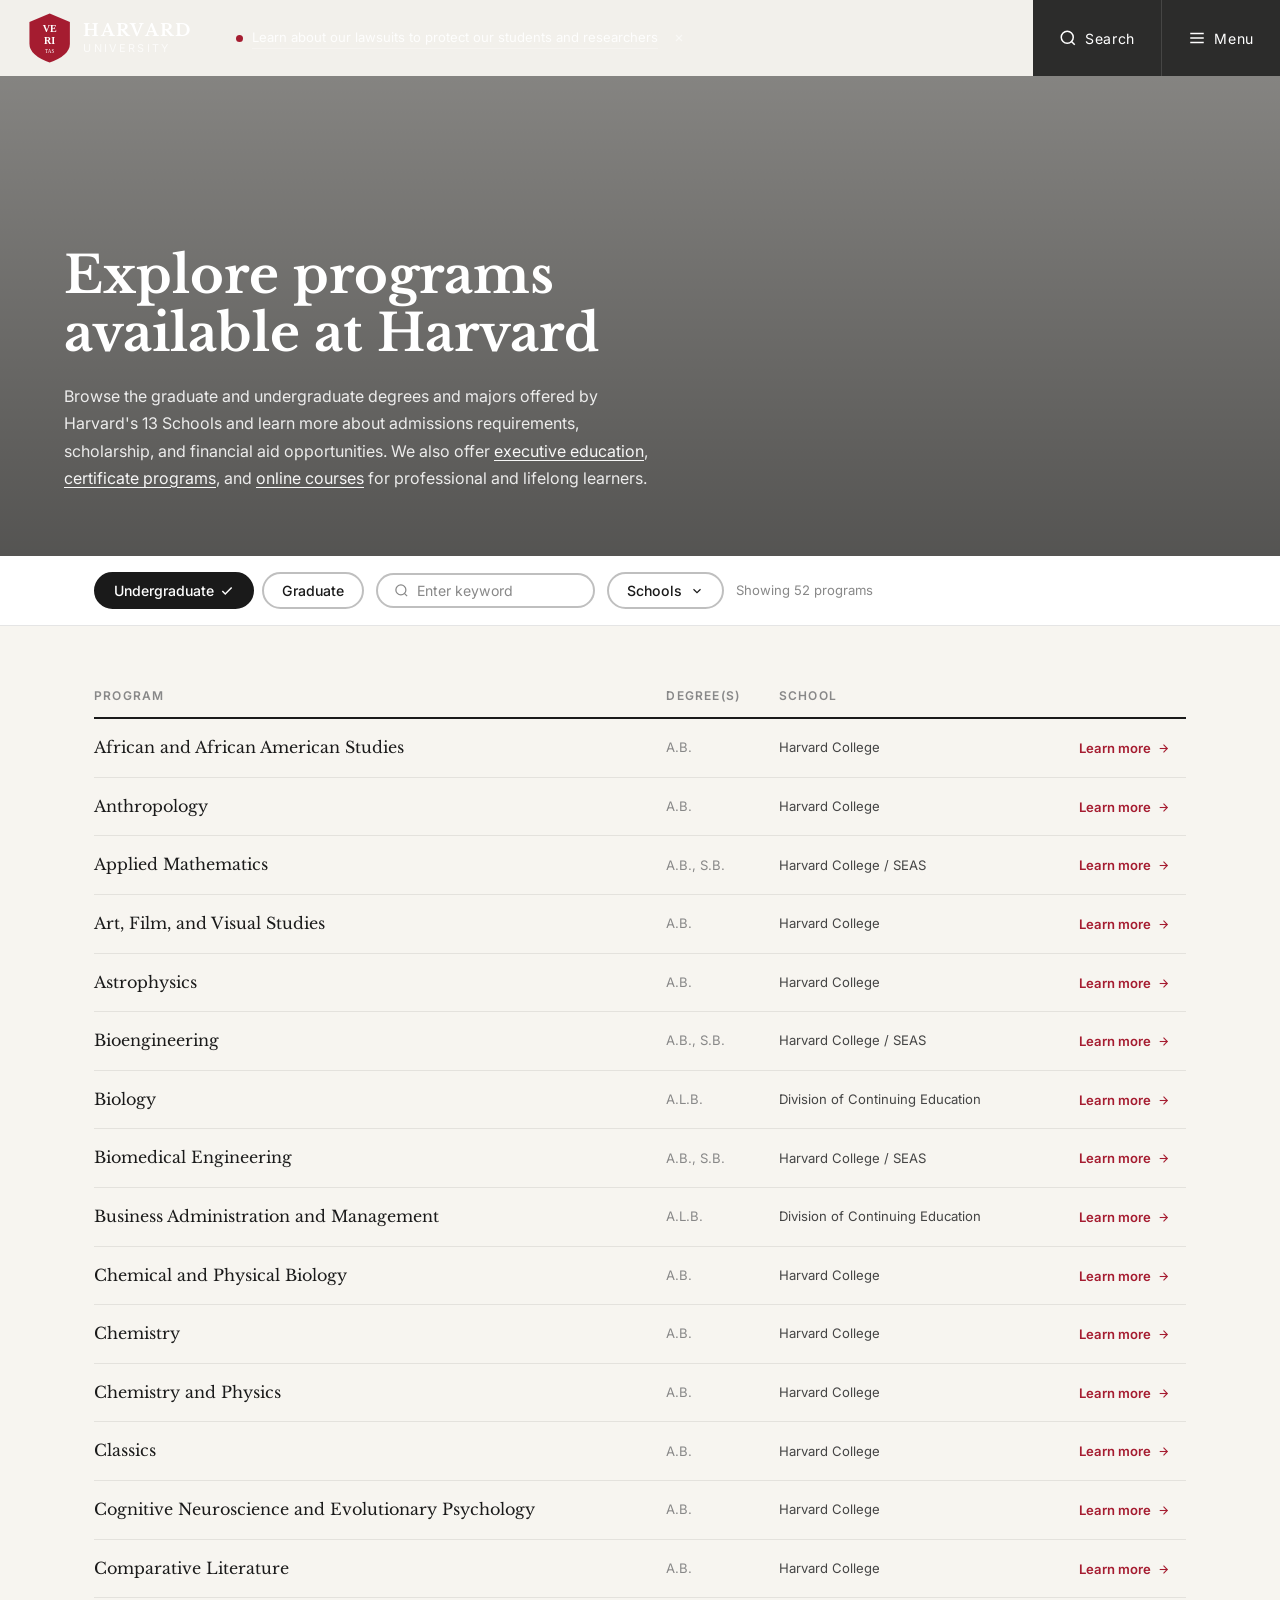
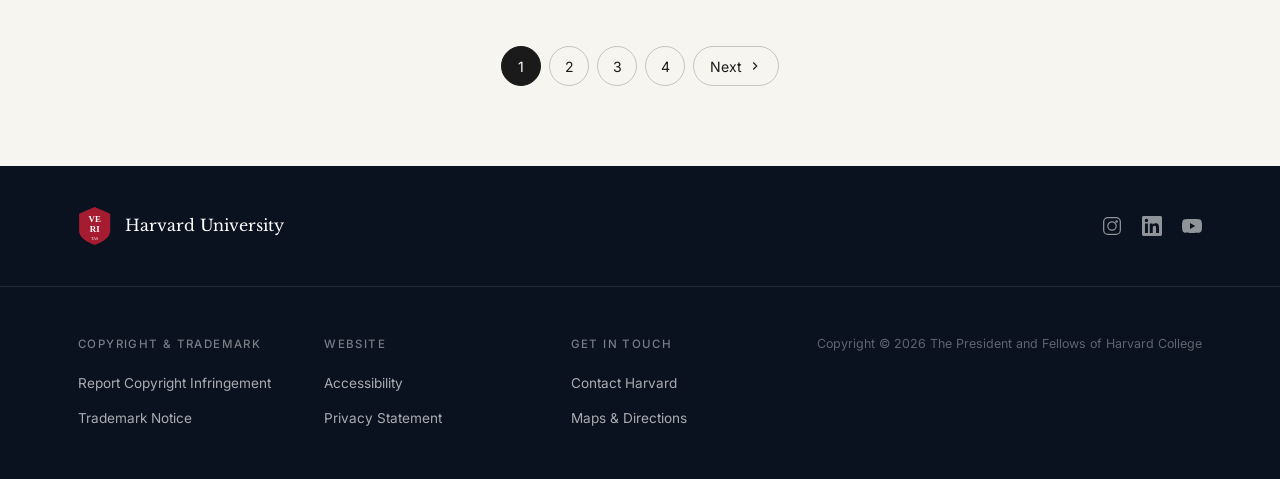
<file: programs.html>
<!DOCTYPE html>
<html lang="en">
<head>
    <meta charset="UTF-8">
    <meta name="viewport" content="width=device-width, initial-scale=1.0">
    <title>Programs | Harvard University</title>
    <link rel="preconnect" href="https://fonts.googleapis.com">
    <link href="https://fonts.googleapis.com/css2?family=Libre+Baskerville:ital,wght@0,400;0,700;1,400&family=Inter:wght@300;400;500;600&display=swap" rel="stylesheet">
    <link rel="stylesheet" href="style.css">
    <style>
        /* ── Programs Page Specific Styles ── */

        /* Hero */
        .programs-hero {
            position: relative;
            min-height: 480px;
            display: flex;
            align-items: flex-end;
            padding-bottom: 64px;
            background-image: url('https://www.harvard.edu/wp-content/uploads/2021/03/100408_Yard_045-scaled.jpg');
            background-size: cover;
            background-position: center 40%;
            margin-top: var(--header-h);
        }
        .programs-hero::after {
            content: '';
            position: absolute;
            inset: 0;
            background: linear-gradient(to bottom, rgba(0,0,0,0.45) 0%, rgba(0,0,0,0.65) 100%);
        }
        .programs-hero-content {
            position: relative;
            z-index: 1;
            max-width: 720px;
            padding: 0 64px;
        }
        .programs-hero-content h1 {
            font-family: var(--serif);
            font-size: clamp(2.2rem, 4vw, 3.5rem);
            font-weight: 700;
            color: var(--white);
            line-height: 1.15;
            margin-bottom: 20px;
        }
        .programs-hero-content p {
            font-size: 1rem;
            color: rgba(255,255,255,0.88);
            line-height: 1.7;
            max-width: 660px;
        }
        .programs-hero-content p a {
            color: rgba(255,255,255,0.95);
            text-decoration: underline;
            text-underline-offset: 3px;
        }
        .programs-hero-content p a:hover { color: white; }

        /* Filter Bar */
        .programs-filter-bar {
            background: var(--white);
            border-bottom: 1px solid rgba(0,0,0,0.1);
            position: sticky;
            top: var(--header-h);
            z-index: 100;
        }
        .programs-filter-inner {
            max-width: 1220px;
            margin: 0 auto;
            padding: 16px 64px;
            display: flex;
            align-items: center;
            gap: 12px;
            flex-wrap: wrap;
        }
        .filter-count {
            font-size: 0.82rem;
            color: var(--text-muted);
            margin-right: auto;
            white-space: nowrap;
        }
        /* Pill tabs */
        .filter-tabs {
            display: flex;
            gap: 8px;
            flex-wrap: wrap;
        }
        .filter-tab {
            display: inline-flex;
            align-items: center;
            gap: 6px;
            padding: 8px 18px;
            border-radius: 100px;
            font-size: 0.88rem;
            font-family: var(--sans);
            font-weight: 500;
            cursor: pointer;
            transition: background 0.2s, color 0.2s, border-color 0.2s;
            white-space: nowrap;
        }
        .filter-tab.active {
            background: var(--text-dark);
            color: var(--white);
            border: 2px solid var(--text-dark);
        }
        .filter-tab:not(.active) {
            background: transparent;
            color: var(--text-dark);
            border: 2px solid rgba(0,0,0,0.25);
        }
        .filter-tab:not(.active):hover {
            border-color: var(--text-dark);
        }
        .filter-tab svg { flex-shrink: 0; }

        /* Keyword search */
        .filter-search {
            display: flex;
            align-items: center;
            border: 2px solid rgba(0,0,0,0.25);
            border-radius: 100px;
            padding: 7px 16px;
            gap: 8px;
            background: var(--white);
            transition: border-color 0.2s;
        }
        .filter-search:focus-within { border-color: var(--text-dark); }
        .filter-search input {
            border: none;
            outline: none;
            font-size: 0.88rem;
            font-family: var(--sans);
            color: var(--text-dark);
            background: transparent;
            width: 160px;
        }
        .filter-search input::placeholder { color: var(--text-muted); }
        .filter-search svg { color: var(--text-muted); flex-shrink: 0; }

        /* Schools dropdown */
        .filter-dropdown {
            position: relative;
        }
        .filter-dropdown-btn {
            display: inline-flex;
            align-items: center;
            gap: 8px;
            padding: 8px 18px;
            border-radius: 100px;
            border: 2px solid rgba(0,0,0,0.25);
            background: transparent;
            font-size: 0.88rem;
            font-family: var(--sans);
            font-weight: 500;
            color: var(--text-dark);
            cursor: pointer;
            transition: border-color 0.2s;
            white-space: nowrap;
        }
        .filter-dropdown-btn:hover, .filter-dropdown-btn.open { border-color: var(--text-dark); }
        .filter-dropdown-menu {
            position: absolute;
            top: calc(100% + 8px);
            left: 0;
            background: var(--white);
            border: 1px solid rgba(0,0,0,0.12);
            border-radius: 12px;
            box-shadow: 0 8px 32px rgba(0,0,0,0.12);
            padding: 12px 0;
            min-width: 260px;
            display: none;
            z-index: 200;
        }
        .filter-dropdown-menu.open { display: block; }
        .filter-dropdown-menu label {
            display: flex;
            align-items: center;
            gap: 10px;
            padding: 8px 20px;
            font-size: 0.88rem;
            color: var(--text-dark);
            cursor: pointer;
            transition: background 0.15s;
        }
        .filter-dropdown-menu label:hover { background: rgba(0,0,0,0.04); }
        .filter-dropdown-menu input[type="checkbox"] {
            accent-color: var(--text-dark);
            width: 16px;
            height: 16px;
            flex-shrink: 0;
        }

        /* Programs Section */
        .programs-section {
            background: #f7f5f0;
            padding: 48px 0 80px;
        }
        .programs-section-inner {
            max-width: 1220px;
            margin: 0 auto;
            padding: 0 64px;
        }
        .programs-table {
            width: 100%;
            border-collapse: collapse;
        }
        .programs-table thead tr {
            border-bottom: 2px solid var(--text-dark);
        }
        .programs-table thead th {
            padding: 12px 16px 12px 0;
            font-size: 0.75rem;
            font-weight: 600;
            letter-spacing: 0.1em;
            text-transform: uppercase;
            color: var(--text-muted);
            text-align: left;
        }
        .programs-table thead th:last-child { text-align: right; }
        .programs-table tbody tr {
            border-bottom: 1px solid rgba(0,0,0,0.08);
            transition: background 0.15s;
        }
        .programs-table tbody tr:hover { background: rgba(0,0,0,0.03); }
        .programs-table tbody td {
            padding: 16px 16px 16px 0;
            vertical-align: middle;
        }
        .prog-name {
            font-family: var(--serif);
            font-size: 1rem;
            font-weight: 400;
            color: var(--text-dark);
        }
        .prog-name a {
            color: inherit;
            text-decoration: none;
            transition: color 0.2s;
        }
        .prog-name a:hover { color: var(--crimson); text-decoration: underline; text-underline-offset: 3px; }
        .prog-degrees {
            font-size: 0.82rem;
            color: var(--text-muted);
            white-space: nowrap;
        }
        .prog-school {
            font-size: 0.82rem;
            color: var(--text-mid);
        }
        .prog-link {
            text-align: right;
        }
        .prog-link a {
            display: inline-flex;
            align-items: center;
            gap: 6px;
            font-size: 0.82rem;
            font-weight: 600;
            color: var(--crimson);
            text-decoration: none;
            transition: gap 0.2s;
        }
        .prog-link a:hover { gap: 10px; }

        /* Pagination */
        .programs-pagination {
            display: flex;
            align-items: center;
            justify-content: center;
            gap: 8px;
            padding-top: 48px;
        }
        .page-btn {
            display: flex;
            align-items: center;
            justify-content: center;
            width: 40px;
            height: 40px;
            border-radius: 50%;
            border: 1px solid rgba(0,0,0,0.2);
            background: transparent;
            font-size: 0.88rem;
            font-family: var(--sans);
            color: var(--text-dark);
            cursor: pointer;
            transition: background 0.2s, border-color 0.2s;
            text-decoration: none;
        }
        .page-btn.active, .page-btn:hover { background: var(--text-dark); color: white; border-color: var(--text-dark); }
        .page-btn-arrow {
            width: auto;
            padding: 0 16px;
            border-radius: 100px;
            gap: 6px;
            display: inline-flex;
        }

        @media (max-width: 768px) {
            .programs-hero-content { padding: 0 24px; }
            .programs-filter-inner { padding: 12px 20px; }
            .programs-section-inner { padding: 0 20px; }
            .programs-hero { min-height: 320px; padding-bottom: 40px; }
            .programs-table thead { display: none; }
            .programs-table tbody tr { display: flex; flex-direction: column; padding: 16px 0; gap: 4px; }
            .programs-table tbody td { padding: 0; }
            .prog-link { text-align: left; }
        }
    </style>
</head>
<body>

    <!-- Header -->
    <header class="site-header" id="siteHeader">
        <div class="header-inner">
            <a href="index.html" class="logo-link">
                <svg class="harvard-shield" viewBox="0 0 60 72" xmlns="http://www.w3.org/2000/svg">
                    <path d="M30 2 L58 14 L58 44 Q58 60 30 70 Q2 60 2 44 L2 14 Z" fill="#A51C30"/>
                    <text x="30" y="28" fill="white" font-size="14" font-family="serif" font-weight="bold" text-anchor="middle">VE</text>
                    <text x="30" y="44" fill="white" font-size="14" font-family="serif" font-weight="bold" text-anchor="middle">RI</text>
                    <text x="30" y="57" fill="white" font-size="7" font-family="serif" text-anchor="middle">TAS</text>
                </svg>
                <div class="logo-text">
                    <span class="logo-top">HARVARD</span>
                    <span class="logo-bottom">UNIVERSITY</span>
                </div>
            </a>
            <div class="header-alert" id="headerAlert">
                <span class="alert-dot"></span>
                <a href="#" class="alert-link">Learn about our lawsuits to protect our students and researchers</a>
                <button class="alert-close-x" onclick="document.getElementById('headerAlert').style.visibility='hidden'" aria-label="Dismiss">
                    <svg width="12" height="12" viewBox="0 0 24 24" fill="none" stroke="currentColor" stroke-width="2.5"><line x1="18" y1="6" x2="6" y2="18"/><line x1="6" y1="6" x2="18" y2="18"/></svg>
                </button>
            </div>
            <div class="header-actions">
                <button class="btn-search" id="btnSearch" aria-label="Search">
                    <svg width="16" height="16" viewBox="0 0 24 24" fill="none" stroke="currentColor" stroke-width="2"><circle cx="11" cy="11" r="8"/><line x1="21" y1="21" x2="16.65" y2="16.65"/></svg>
                    <span>Search</span>
                </button>
                <button class="btn-menu" id="btnMenu" aria-label="Menu">
                    <svg class="icon-hamburger" width="16" height="16" viewBox="0 0 24 24" fill="none" stroke="currentColor" stroke-width="2"><line x1="3" y1="6" x2="21" y2="6"/><line x1="3" y1="12" x2="21" y2="12"/><line x1="3" y1="18" x2="21" y2="18"/></svg>
                    <svg class="icon-close" width="16" height="16" viewBox="0 0 24 24" fill="none" stroke="currentColor" stroke-width="2" style="display:none"><line x1="18" y1="6" x2="6" y2="18"/><line x1="6" y1="6" x2="18" y2="18"/></svg>
                    <span id="menuLabel">Menu</span>
                </button>
            </div>
        </div>
    </header>

    <!-- Search Overlay -->
    <div class="search-overlay" id="searchOverlay">
        <div class="search-overlay-inner">
            <form class="search-form" onsubmit="return false;">
                <input type="text" class="search-input" placeholder="Search Harvard.edu" autofocus>
                <button type="submit" class="search-submit">
                    <svg width="22" height="22" viewBox="0 0 24 24" fill="none" stroke="currentColor" stroke-width="2"><circle cx="11" cy="11" r="8"/><line x1="21" y1="21" x2="16.65" y2="16.65"/></svg>
                </button>
            </form>
            <div class="search-quick-links">
                <span>Quick links:</span>
                <a href="#">A-Z Index</a>
                <a href="#">Find a Person</a>
                <a href="#">Events</a>
                <a href="#">Media Relations</a>
            </div>
        </div>
    </div>

    <!-- Navigation Overlay -->
    <div class="nav-overlay" id="navOverlay" aria-hidden="true">
        <div class="nav-bg" id="navBg"></div>
        <canvas id="navCanvas" class="nav-canvas"></canvas>
        <div class="nav-topbar">
            <a href="index.html" class="nav-logo-link">
                <svg class="nav-shield" viewBox="0 0 60 72" xmlns="http://www.w3.org/2000/svg">
                    <path d="M30 2 L58 14 L58 44 Q58 60 30 70 Q2 60 2 44 L2 14 Z" fill="#A51C30"/>
                    <text x="30" y="28" fill="white" font-size="15" font-family="serif" font-weight="bold" text-anchor="middle">VE</text>
                    <text x="30" y="44" fill="white" font-size="15" font-family="serif" font-weight="bold" text-anchor="middle">RI</text>
                    <text x="30" y="58" fill="white" font-size="7" font-family="serif" text-anchor="middle">TAS</text>
                </svg>
                <span class="nav-logo-name">Harvard University</span>
            </a>
            <button class="nav-close-btn" id="navCloseBtn" aria-label="Close menu">
                Close
                <svg width="18" height="18" viewBox="0 0 24 24" fill="none" stroke="currentColor" stroke-width="1.5"><circle cx="12" cy="12" r="10"/><line x1="15" y1="9" x2="9" y2="15"/><line x1="9" y1="9" x2="15" y2="15"/></svg>
            </button>
        </div>
        <div class="nav-body">
            <nav class="nav-primary" aria-label="Primary navigation">
                <ul class="nav-primary-list">
                    <li class="nav-primary-item" data-panel="academics" data-bg="academics"><button class="nav-primary-btn" aria-expanded="false"><span class="nav-primary-text">Academics</span><span class="nav-primary-dot"></span></button></li>
                    <li class="nav-primary-item" data-panel="campus" data-bg="campus"><button class="nav-primary-btn" aria-expanded="false"><span class="nav-primary-text">Campus</span><span class="nav-primary-dot"></span></button></li>
                    <li class="nav-primary-item" data-panel="infocus" data-bg="infocus"><button class="nav-primary-btn" aria-expanded="false"><span class="nav-primary-text">In Focus</span><span class="nav-primary-dot"></span></button></li>
                    <li class="nav-primary-item" data-panel="visit" data-bg="visit"><button class="nav-primary-btn" aria-expanded="false"><span class="nav-primary-text">Visit</span><span class="nav-primary-dot"></span></button></li>
                    <li class="nav-primary-item" data-panel="about" data-bg="about"><button class="nav-primary-btn" aria-expanded="false"><span class="nav-primary-text">About</span><span class="nav-primary-dot"></span></button></li>
                    <li class="nav-primary-item" data-panel="news" data-bg="news"><button class="nav-primary-btn" aria-expanded="false"><span class="nav-primary-text">News</span><span class="nav-primary-dot"></span></button></li>
                </ul>
            </nav>
            <div class="nav-subpanels">
                <div class="nav-subpanel" id="panel-academics">
                    <div class="nav-subpanel-inner">
                        <a href="#" class="nav-subpanel-heading">Academics <svg width="16" height="16" viewBox="0 0 24 24" fill="none" stroke="currentColor" stroke-width="2"><line x1="5" y1="12" x2="19" y2="12"/><polyline points="12 5 19 12 12 19"/></svg></a>
                        <p class="nav-subpanel-desc">Learning at Harvard can happen for every type of learner, at any phase of life.</p>
                        <ul class="nav-subpanel-list">
                            <li class="nav-sub-expandable" data-sub-id="degree-programs"><button class="nav-sub-expand-btn">Degree programs <svg width="13" height="13" viewBox="0 0 24 24" fill="none" stroke="currentColor" stroke-width="2.5"><polyline points="9 18 15 12 9 6"/></svg></button></li>
                            <li><a href="#">Professional and Lifelong Learning</a></li>
                            <li><a href="#">Harvard Online</a></li>
                            <li class="nav-sub-expandable" data-sub-id="harvard-schools"><button class="nav-sub-expand-btn">Harvard Schools <svg width="13" height="13" viewBox="0 0 24 24" fill="none" stroke="currentColor" stroke-width="2.5"><polyline points="9 18 15 12 9 6"/></svg></button></li>
                        </ul>
                    </div>
                </div>
                <div class="nav-subpanel" id="panel-campus">
                    <div class="nav-subpanel-inner">
                        <a href="#" class="nav-subpanel-heading">Harvard's Campus <svg width="16" height="16" viewBox="0 0 24 24" fill="none" stroke="currentColor" stroke-width="2"><line x1="5" y1="12" x2="19" y2="12"/><polyline points="12 5 19 12 12 19"/></svg></a>
                        <p class="nav-subpanel-desc">Get tickets to our next game, hours and locations for our libraries and museums.</p>
                        <ul class="nav-subpanel-list">
                            <li class="nav-sub-expandable" data-sub-id="libraries"><button class="nav-sub-expand-btn">Libraries <svg width="13" height="13" viewBox="0 0 24 24" fill="none" stroke="currentColor" stroke-width="2.5"><polyline points="9 18 15 12 9 6"/></svg></button></li>
                            <li class="nav-sub-expandable" data-sub-id="museums"><button class="nav-sub-expand-btn">Museums <svg width="13" height="13" viewBox="0 0 24 24" fill="none" stroke="currentColor" stroke-width="2.5"><polyline points="9 18 15 12 9 6"/></svg></button></li>
                            <li><a href="#">Athletics</a></li>
                            <li><a href="#">Work at Harvard</a></li>
                            <li><a href="#">Events</a></li>
                        </ul>
                    </div>
                </div>
                <div class="nav-subpanel" id="panel-infocus"><div class="nav-subpanel-inner"><a href="#" class="nav-subpanel-heading">In Focus <svg width="16" height="16" viewBox="0 0 24 24" fill="none" stroke="currentColor" stroke-width="2"><line x1="5" y1="12" x2="19" y2="12"/><polyline points="12 5 19 12 12 19"/></svg></a><ul class="nav-subpanel-list nav-subpanel-list--large"><li><a href="index.html">Mental Health <svg width="12" height="12" viewBox="0 0 24 24" fill="none" stroke="currentColor" stroke-width="2"><polyline points="9 18 15 12 9 6"/></svg></a></li><li><a href="#">Artificial Intelligence <svg width="12" height="12" viewBox="0 0 24 24" fill="none" stroke="currentColor" stroke-width="2"><polyline points="9 18 15 12 9 6"/></svg></a></li></ul></div></div>
                <div class="nav-subpanel" id="panel-visit"><div class="nav-subpanel-inner"><a href="#" class="nav-subpanel-heading">Visit <svg width="16" height="16" viewBox="0 0 24 24" fill="none" stroke="currentColor" stroke-width="2"><line x1="5" y1="12" x2="19" y2="12"/><polyline points="12 5 19 12 12 19"/></svg></a><ul class="nav-subpanel-list"><li><a href="#">Tours</a></li><li><a href="#">Maps &amp; Directions</a></li></ul></div></div>
                <div class="nav-subpanel" id="panel-about"><div class="nav-subpanel-inner"><a href="#" class="nav-subpanel-heading">About <svg width="16" height="16" viewBox="0 0 24 24" fill="none" stroke="currentColor" stroke-width="2"><line x1="5" y1="12" x2="19" y2="12"/><polyline points="12 5 19 12 12 19"/></svg></a><ul class="nav-subpanel-list"><li><a href="#">History</a></li><li><a href="#">Leadership</a></li></ul></div></div>
                <div class="nav-subpanel" id="panel-news"><div class="nav-subpanel-inner"><a href="#" class="nav-subpanel-heading">News <svg width="16" height="16" viewBox="0 0 24 24" fill="none" stroke="currentColor" stroke-width="2"><line x1="5" y1="12" x2="19" y2="12"/><polyline points="12 5 19 12 12 19"/></svg></a><ul class="nav-subpanel-list"><li><a href="#">Harvard Gazette</a></li><li><a href="#">Media Relations</a></li></ul></div></div>
            </div>
            <div class="nav-tertiary" id="navTertiary" aria-hidden="true"></div>
        </div>
        <div class="nav-quickbar">
            <div class="nav-quickbar-inner">
                <span class="nav-quickbar-label">Quick Links <svg width="14" height="14" viewBox="0 0 24 24" fill="none" stroke="currentColor" stroke-width="2"><polyline points="9 18 15 12 9 6"/></svg></span>
                <div class="nav-quickbar-links">
                    <a href="#">A to Z index</a><a href="#">Find a person</a><a href="#">Events</a><a href="#">Media Relations</a><a href="#">Alumni</a><a href="#">Give Now</a><a href="#">Emergency</a>
                </div>
            </div>
        </div>
    </div>

    <!-- Hero -->
    <section class="programs-hero">
        <div class="programs-hero-content">
            <h1>Explore programs available at Harvard</h1>
            <p>Browse the graduate and undergraduate degrees and majors offered by Harvard's 13 Schools and learn more about admissions requirements, scholarship, and financial aid opportunities. We also offer <a href="#">executive education</a>, <a href="#">certificate programs</a>, and <a href="#">online courses</a> for professional and lifelong learners.</p>
        </div>
    </section>

    <!-- Filter Bar -->
    <div class="programs-filter-bar" id="filterBar">
        <div class="programs-filter-inner">
            <div class="filter-tabs">
                <button class="filter-tab active" data-level="undergraduate" onclick="filterPrograms('undergraduate', this)">
                    Undergraduate
                    <svg width="14" height="14" viewBox="0 0 24 24" fill="none" stroke="currentColor" stroke-width="2.5"><polyline points="20 6 9 17 4 12"/></svg>
                </button>
                <button class="filter-tab" data-level="graduate" onclick="filterPrograms('graduate', this)">Graduate</button>
            </div>
            <div class="filter-search">
                <svg width="15" height="15" viewBox="0 0 24 24" fill="none" stroke="currentColor" stroke-width="2"><circle cx="11" cy="11" r="8"/><line x1="21" y1="21" x2="16.65" y2="16.65"/></svg>
                <input type="text" id="keywordInput" placeholder="Enter keyword" oninput="filterByKeyword(this.value)">
            </div>
            <div class="filter-dropdown">
                <button class="filter-dropdown-btn" id="schoolsBtn" onclick="toggleSchoolsDropdown()">
                    Schools
                    <svg width="14" height="14" viewBox="0 0 24 24" fill="none" stroke="currentColor" stroke-width="2"><polyline points="6 9 12 15 18 9"/></svg>
                </button>
                <div class="filter-dropdown-menu" id="schoolsMenu">
                    <label><input type="checkbox" value="harvard-college" onchange="filterBySchool()"> Harvard College</label>
                    <label><input type="checkbox" value="extension" onchange="filterBySchool()"> Division of Continuing Education</label>
                    <label><input type="checkbox" value="hbs" onchange="filterBySchool()"> Harvard Business School</label>
                    <label><input type="checkbox" value="divinity" onchange="filterBySchool()"> Harvard Divinity School</label>
                    <label><input type="checkbox" value="gsd" onchange="filterBySchool()"> Harvard Graduate School of Design</label>
                    <label><input type="checkbox" value="gse" onchange="filterBySchool()"> Harvard Graduate School of Education</label>
                    <label><input type="checkbox" value="seas" onchange="filterBySchool()"> Harvard John A. Paulson School of Engineering and Applied Sciences</label>
                    <label><input type="checkbox" value="kennedy" onchange="filterBySchool()"> Harvard Kennedy School</label>
                    <label><input type="checkbox" value="griffin" onchange="filterBySchool()"> Harvard Kenneth C. Griffin Graduate School of Arts and Sciences</label>
                    <label><input type="checkbox" value="law" onchange="filterBySchool()"> Harvard Law School</label>
                    <label><input type="checkbox" value="medical" onchange="filterBySchool()"> Harvard Medical School</label>
                    <label><input type="checkbox" value="dental" onchange="filterBySchool()"> Harvard School of Dental Medicine</label>
                    <label><input type="checkbox" value="public-health" onchange="filterBySchool()"> Harvard T.H. Chan School of Public Health</label>
                </div>
            </div>
            <span class="filter-count" id="filterCount">Showing 62 programs</span>
        </div>
    </div>

    <!-- Programs List -->
    <section class="programs-section">
        <div class="programs-section-inner">
            <table class="programs-table" id="programsTable">
                <thead>
                    <tr>
                        <th>Program</th>
                        <th>Degree(s)</th>
                        <th>School</th>
                        <th></th>
                    </tr>
                </thead>
                <tbody id="programsList">
                    <!-- Rendered by JS -->
                </tbody>
            </table>
            <div class="programs-pagination" id="pagination"></div>
        </div>
    </section>

    <!-- Footer -->
    <footer class="site-footer">
        <div class="footer-top">
            <div class="container footer-top-inner">
                <a href="index.html" class="footer-logo">
                    <svg class="harvard-shield-sm" viewBox="0 0 60 72" xmlns="http://www.w3.org/2000/svg">
                        <path d="M30 2 L58 14 L58 44 Q58 60 30 70 Q2 60 2 44 L2 14 Z" fill="#A51C30"/>
                        <text x="30" y="28" fill="white" font-size="16" font-family="serif" font-weight="bold" text-anchor="middle">VE</text>
                        <text x="30" y="46" fill="white" font-size="16" font-family="serif" font-weight="bold" text-anchor="middle">RI</text>
                        <text x="30" y="62" fill="white" font-size="7" font-family="serif" text-anchor="middle">TAS</text>
                    </svg>
                    <span class="footer-logo-text">Harvard University</span>
                </a>
                <div class="footer-social">
                    <a href="#" class="social-link" aria-label="Instagram"><svg width="20" height="20" viewBox="0 0 24 24" fill="none" stroke="currentColor" stroke-width="1.5"><rect x="2" y="2" width="20" height="20" rx="5" ry="5"/><circle cx="12" cy="12" r="5"/><circle cx="17.5" cy="6.5" r="1.5" fill="currentColor" stroke="none"/></svg></a>
                    <a href="#" class="social-link" aria-label="LinkedIn"><svg width="20" height="20" viewBox="0 0 24 24" fill="currentColor"><path d="M20.447 20.452h-3.554v-5.569c0-1.328-.027-3.037-1.852-3.037-1.853 0-2.136 1.445-2.136 2.939v5.667H9.351V9h3.414v1.561h.046c.477-.9 1.637-1.85 3.37-1.85 3.601 0 4.267 2.37 4.267 5.455v6.286zM5.337 7.433a2.062 2.062 0 01-2.063-2.065 2.064 2.064 0 112.063 2.065zm1.782 13.019H3.555V9h3.564v11.452zM22.225 0H1.771C.792 0 0 .774 0 1.729v20.542C0 23.227.792 24 1.771 24h20.451C23.2 24 24 23.227 24 22.271V1.729C24 .774 23.2 0 22.222 0h.003z"/></svg></a>
                    <a href="#" class="social-link" aria-label="YouTube"><svg width="20" height="20" viewBox="0 0 24 24" fill="currentColor"><path d="M23.495 6.205a3.007 3.007 0 00-2.088-2.088c-1.87-.501-9.396-.501-9.396-.501s-7.507-.01-9.396.501A3.007 3.007 0 00.527 6.205a31.247 31.247 0 00-.522 5.805 31.247 31.247 0 00.522 5.783 3.007 3.007 0 002.088 2.088c1.868.502 9.396.502 9.396.502s7.506 0 9.396-.502a3.007 3.007 0 002.088-2.088 31.247 31.247 0 00.5-5.783 31.247 31.247 0 00-.5-5.805zM9.609 15.601V8.408l6.264 3.602z"/></svg></a>
                </div>
            </div>
        </div>
        <div class="footer-bottom">
            <div class="container footer-bottom-inner">
                <div class="footer-links-group">
                    <h5 class="footer-links-heading">Copyright &amp; Trademark</h5>
                    <ul><li><a href="#">Report Copyright Infringement</a></li><li><a href="#">Trademark Notice</a></li></ul>
                </div>
                <div class="footer-links-group">
                    <h5 class="footer-links-heading">Website</h5>
                    <ul><li><a href="#">Accessibility</a></li><li><a href="#">Privacy Statement</a></li></ul>
                </div>
                <div class="footer-links-group">
                    <h5 class="footer-links-heading">Get In Touch</h5>
                    <ul><li><a href="#">Contact Harvard</a></li><li><a href="#">Maps &amp; Directions</a></li></ul>
                </div>
                <div class="footer-copy">
                    <p>Copyright &copy; 2026 The President and Fellows of Harvard College</p>
                </div>
            </div>
        </div>
    </footer>

    <script src="script.js"></script>
    <script>
    /* ── Programs Page Logic ── */
    const allPrograms = [
        // Undergraduate (Harvard College A.B. unless noted)
        { name: 'African and African American Studies', degrees: 'A.B.', school: 'Harvard College', schoolKey: 'harvard-college', level: 'undergraduate' },
        { name: 'Anthropology', degrees: 'A.B.', school: 'Harvard College', schoolKey: 'harvard-college', level: 'undergraduate' },
        { name: 'Applied Mathematics', degrees: 'A.B., S.B.', school: 'Harvard College / SEAS', schoolKey: 'harvard-college', level: 'undergraduate' },
        { name: 'Art, Film, and Visual Studies', degrees: 'A.B.', school: 'Harvard College', schoolKey: 'harvard-college', level: 'undergraduate' },
        { name: 'Astrophysics', degrees: 'A.B.', school: 'Harvard College', schoolKey: 'harvard-college', level: 'undergraduate' },
        { name: 'Bioengineering', degrees: 'A.B., S.B.', school: 'Harvard College / SEAS', schoolKey: 'seas', level: 'undergraduate' },
        { name: 'Biology', degrees: 'A.L.B.', school: 'Division of Continuing Education', schoolKey: 'extension', level: 'undergraduate' },
        { name: 'Biomedical Engineering', degrees: 'A.B., S.B.', school: 'Harvard College / SEAS', schoolKey: 'seas', level: 'undergraduate' },
        { name: 'Business Administration and Management', degrees: 'A.L.B.', school: 'Division of Continuing Education', schoolKey: 'extension', level: 'undergraduate' },
        { name: 'Chemical and Physical Biology', degrees: 'A.B.', school: 'Harvard College', schoolKey: 'harvard-college', level: 'undergraduate' },
        { name: 'Chemistry', degrees: 'A.B.', school: 'Harvard College', schoolKey: 'harvard-college', level: 'undergraduate' },
        { name: 'Chemistry and Physics', degrees: 'A.B.', school: 'Harvard College', schoolKey: 'harvard-college', level: 'undergraduate' },
        { name: 'Classics', degrees: 'A.B.', school: 'Harvard College', schoolKey: 'harvard-college', level: 'undergraduate' },
        { name: 'Cognitive Neuroscience and Evolutionary Psychology', degrees: 'A.B.', school: 'Harvard College', schoolKey: 'harvard-college', level: 'undergraduate' },
        { name: 'Comparative Literature', degrees: 'A.B.', school: 'Harvard College', schoolKey: 'harvard-college', level: 'undergraduate' },
        { name: 'Comparative Study of Religion', degrees: 'A.B.', school: 'Harvard College', schoolKey: 'harvard-college', level: 'undergraduate' },
        { name: 'Computer Science', degrees: 'A.B., S.B.', school: 'Harvard College / SEAS', schoolKey: 'seas', level: 'undergraduate' },
        { name: 'Earth and Planetary Sciences', degrees: 'A.B., S.B.', school: 'Harvard College / SEAS', schoolKey: 'harvard-college', level: 'undergraduate' },
        { name: 'East Asian Studies', degrees: 'A.B.', school: 'Harvard College', schoolKey: 'harvard-college', level: 'undergraduate' },
        { name: 'Economics', degrees: 'A.B.', school: 'Harvard College', schoolKey: 'harvard-college', level: 'undergraduate' },
        { name: 'Electrical Engineering', degrees: 'A.B., S.B.', school: 'Harvard College / SEAS', schoolKey: 'seas', level: 'undergraduate' },
        { name: 'Engineering Sciences', degrees: 'A.B., S.B.', school: 'SEAS', schoolKey: 'seas', level: 'undergraduate' },
        { name: 'English', degrees: 'A.B., A.L.B.', school: 'Harvard College', schoolKey: 'harvard-college', level: 'undergraduate' },
        { name: 'Environmental Science and Public Policy', degrees: 'A.B.', school: 'Harvard College', schoolKey: 'harvard-college', level: 'undergraduate' },
        { name: 'Ethnicity, Migration, Rights', degrees: 'A.B.', school: 'Harvard College', schoolKey: 'harvard-college', level: 'undergraduate' },
        { name: 'Folklore and Mythology', degrees: 'A.B.', school: 'Harvard College', schoolKey: 'harvard-college', level: 'undergraduate' },
        { name: 'Government', degrees: 'A.B., A.L.B.', school: 'Harvard College', schoolKey: 'harvard-college', level: 'undergraduate' },
        { name: 'History', degrees: 'A.B., A.L.B.', school: 'Harvard College', schoolKey: 'harvard-college', level: 'undergraduate' },
        { name: 'History and Literature', degrees: 'A.B.', school: 'Harvard College', schoolKey: 'harvard-college', level: 'undergraduate' },
        { name: 'History and Science', degrees: 'A.B.', school: 'Harvard College', schoolKey: 'harvard-college', level: 'undergraduate' },
        { name: 'History of Art and Architecture', degrees: 'A.B.', school: 'Harvard College', schoolKey: 'harvard-college', level: 'undergraduate' },
        { name: 'Human Developmental and Regenerative Biology', degrees: 'A.B.', school: 'Harvard College', schoolKey: 'harvard-college', level: 'undergraduate' },
        { name: 'Human Evolutionary Biology', degrees: 'A.B.', school: 'Harvard College', schoolKey: 'harvard-college', level: 'undergraduate' },
        { name: 'Integrative Biology', degrees: 'A.B.', school: 'Harvard College', schoolKey: 'harvard-college', level: 'undergraduate' },
        { name: 'Linguistics', degrees: 'A.B.', school: 'Harvard College', schoolKey: 'harvard-college', level: 'undergraduate' },
        { name: 'Mathematics', degrees: 'A.B., A.L.B.', school: 'Harvard College', schoolKey: 'harvard-college', level: 'undergraduate' },
        { name: 'Mechanical Engineering', degrees: 'A.B., S.B.', school: 'SEAS', schoolKey: 'seas', level: 'undergraduate' },
        { name: 'Molecular and Cellular Biology', degrees: 'A.B.', school: 'Harvard College', schoolKey: 'harvard-college', level: 'undergraduate' },
        { name: 'Music', degrees: 'A.B., A.L.B.', school: 'Harvard College', schoolKey: 'harvard-college', level: 'undergraduate' },
        { name: 'Near Eastern Languages and Civilizations', degrees: 'A.B.', school: 'Harvard College', schoolKey: 'harvard-college', level: 'undergraduate' },
        { name: 'Neuroscience', degrees: 'A.B.', school: 'Harvard College', schoolKey: 'harvard-college', level: 'undergraduate' },
        { name: 'Philosophy', degrees: 'A.B., A.L.B.', school: 'Harvard College', schoolKey: 'harvard-college', level: 'undergraduate' },
        { name: 'Physics', degrees: 'A.B.', school: 'Harvard College', schoolKey: 'harvard-college', level: 'undergraduate' },
        { name: 'Psychology', degrees: 'A.B., A.L.B.', school: 'Harvard College', schoolKey: 'harvard-college', level: 'undergraduate' },
        { name: 'Romance Languages and Literatures', degrees: 'A.B.', school: 'Harvard College', schoolKey: 'harvard-college', level: 'undergraduate' },
        { name: 'Slavic Languages and Literatures', degrees: 'A.B.', school: 'Harvard College', schoolKey: 'harvard-college', level: 'undergraduate' },
        { name: 'Social Studies', degrees: 'A.B.', school: 'Harvard College', schoolKey: 'harvard-college', level: 'undergraduate' },
        { name: 'Sociology', degrees: 'A.B., A.L.B.', school: 'Harvard College', schoolKey: 'harvard-college', level: 'undergraduate' },
        { name: 'South Asian Studies', degrees: 'A.B.', school: 'Harvard College', schoolKey: 'harvard-college', level: 'undergraduate' },
        { name: 'Statistics', degrees: 'A.B., S.B.', school: 'Harvard College', schoolKey: 'harvard-college', level: 'undergraduate' },
        { name: 'Theater, Dance & Media', degrees: 'A.B.', school: 'Harvard College', schoolKey: 'harvard-college', level: 'undergraduate' },
        { name: 'Women, Gender, and Sexuality', degrees: 'A.B.', school: 'Harvard College', schoolKey: 'harvard-college', level: 'undergraduate' },
        // Graduate
        { name: 'Architecture, Landscape Architecture, Urban Planning', degrees: 'M.Arch., M.L.A., M.U.P.', school: 'Harvard Graduate School of Design', schoolKey: 'gsd', level: 'graduate' },
        { name: 'Business Administration', degrees: 'M.B.A., D.B.A.', school: 'Harvard Business School', schoolKey: 'hbs', level: 'graduate' },
        { name: 'Divinity', degrees: 'M.Div., M.T.S., Th.D.', school: 'Harvard Divinity School', schoolKey: 'divinity', level: 'graduate' },
        { name: 'Education', degrees: 'Ed.M., Ed.D., Ed.L.D., Ph.D.', school: 'Harvard Graduate School of Education', schoolKey: 'gse', level: 'graduate' },
        { name: 'Engineering and Applied Sciences', degrees: 'S.M., M.E., Ph.D.', school: 'Harvard John A. Paulson School of Engineering and Applied Sciences', schoolKey: 'seas', level: 'graduate' },
        { name: 'Government and Public Policy', degrees: 'M.P.A., M.P.P., Ph.D.', school: 'Harvard Kennedy School', schoolKey: 'kennedy', level: 'graduate' },
        { name: 'Law', degrees: 'J.D., LL.M., S.J.D.', school: 'Harvard Law School', schoolKey: 'law', level: 'graduate' },
        { name: 'Medicine', degrees: 'M.D., Ph.D.', school: 'Harvard Medical School', schoolKey: 'medical', level: 'graduate' },
        { name: 'Public Health', degrees: 'M.P.H., M.S., Sc.D., Ph.D.', school: 'Harvard T.H. Chan School of Public Health', schoolKey: 'public-health', level: 'graduate' },
        { name: 'Dental Medicine', degrees: 'D.M.D., M.M.Sc., Ph.D.', school: 'Harvard School of Dental Medicine', schoolKey: 'dental', level: 'graduate' },
        { name: 'Arts and Sciences', degrees: 'A.M., Ph.D.', school: 'Harvard Kenneth C. Griffin Graduate School of Arts and Sciences', schoolKey: 'griffin', level: 'graduate' },
        { name: 'Extension Studies', degrees: 'A.L.M.', school: 'Division of Continuing Education', schoolKey: 'extension', level: 'graduate' },
    ];

    const PER_PAGE = 15;
    let currentLevel = 'undergraduate';
    let currentKeyword = '';
    let currentSchools = [];
    let currentPage = 1;

    function getFiltered() {
        return allPrograms.filter(p => {
            const matchLevel  = p.level === currentLevel;
            const matchKw     = !currentKeyword || p.name.toLowerCase().includes(currentKeyword.toLowerCase());
            const matchSchool = currentSchools.length === 0 || currentSchools.includes(p.schoolKey);
            return matchLevel && matchKw && matchSchool;
        });
    }

    function renderTable() {
        const filtered = getFiltered();
        const total = filtered.length;
        const totalPages = Math.ceil(total / PER_PAGE);
        currentPage = Math.min(currentPage, totalPages || 1);
        const start = (currentPage - 1) * PER_PAGE;
        const slice = filtered.slice(start, start + PER_PAGE);

        document.getElementById('filterCount').textContent = `Showing ${total} program${total !== 1 ? 's' : ''}`;

        const tbody = document.getElementById('programsList');
        tbody.innerHTML = slice.map(p => `
            <tr>
                <td class="prog-name"><a href="#">${p.name}</a></td>
                <td class="prog-degrees">${p.degrees}</td>
                <td class="prog-school">${p.school}</td>
                <td class="prog-link"><a href="#">Learn more <svg width="13" height="13" viewBox="0 0 24 24" fill="none" stroke="currentColor" stroke-width="2"><line x1="5" y1="12" x2="19" y2="12"/><polyline points="12 5 19 12 12 19"/></svg></a></td>
            </tr>
        `).join('');

        renderPagination(totalPages);
    }

    function renderPagination(totalPages) {
        const el = document.getElementById('pagination');
        if (totalPages <= 1) { el.innerHTML = ''; return; }
        let html = '';
        if (currentPage > 1) html += `<button class="page-btn page-btn-arrow" onclick="goPage(${currentPage-1})"><svg width="14" height="14" viewBox="0 0 24 24" fill="none" stroke="currentColor" stroke-width="2"><polyline points="15 18 9 12 15 6"/></svg> Prev</button>`;
        for (let i = 1; i <= totalPages; i++) {
            html += `<button class="page-btn ${i === currentPage ? 'active' : ''}" onclick="goPage(${i})">${i}</button>`;
        }
        if (currentPage < totalPages) html += `<button class="page-btn page-btn-arrow" onclick="goPage(${currentPage+1})">Next <svg width="14" height="14" viewBox="0 0 24 24" fill="none" stroke="currentColor" stroke-width="2"><polyline points="9 18 15 12 9 6"/></svg></button>`;
        el.innerHTML = html;
    }

    function goPage(n) {
        currentPage = n;
        renderTable();
        document.querySelector('.programs-section').scrollIntoView({ behavior: 'smooth', block: 'start' });
    }

    function filterPrograms(level, btn) {
        currentLevel = level;
        currentPage = 1;
        document.querySelectorAll('.filter-tab').forEach(b => {
            b.classList.remove('active');
            b.innerHTML = b.dataset.level === 'undergraduate' ? 'Undergraduate' : 'Graduate';
        });
        btn.classList.add('active');
        btn.innerHTML = (level === 'undergraduate' ? 'Undergraduate' : 'Graduate') +
            ' <svg width="14" height="14" viewBox="0 0 24 24" fill="none" stroke="currentColor" stroke-width="2.5"><polyline points="20 6 9 17 4 12"/></svg>';
        renderTable();
    }

    function filterByKeyword(val) {
        currentKeyword = val;
        currentPage = 1;
        renderTable();
    }

    function filterBySchool() {
        currentSchools = Array.from(document.querySelectorAll('#schoolsMenu input:checked')).map(i => i.value);
        currentPage = 1;
        renderTable();
    }

    function toggleSchoolsDropdown() {
        const menu = document.getElementById('schoolsMenu');
        const btn  = document.getElementById('schoolsBtn');
        menu.classList.toggle('open');
        btn.classList.toggle('open');
    }

    document.addEventListener('click', e => {
        if (!e.target.closest('.filter-dropdown')) {
            document.getElementById('schoolsMenu').classList.remove('open');
            document.getElementById('schoolsBtn').classList.remove('open');
        }
    });

    // Initial render
    renderTable();
    </script>
</body>
</html>
</file>
<file: style.css>
/* ============================================
   HARVARD UNIVERSITY — MENTAL HEALTH PAGE
   Complete Stylesheet
   ============================================ */

/* --- CSS Variables --- */
:root {
    --crimson:      #A51C30;
    --navy:         #0A111F;
    --navy-mid:     #162238;
    --navy-dark:    #1b2136;
    --off-white:    #F2F0EB;
    --white:        #FFFFFF;
    --text-dark:    #1a1a1a;
    --text-mid:     #444444;
    --text-muted:   #888888;
    --border:       rgba(0,0,0,0.12);
    --serif:        'Libre Baskerville', Georgia, 'Times New Roman', serif;
    --sans:         'Inter', -apple-system, BlinkMacSystemFont, 'Helvetica Neue', sans-serif;
    --transition:   0.25s ease;
    --header-h:     76px;
}

/* --- Reset --- */
*, *::before, *::after {
    box-sizing: border-box;
    margin: 0;
    padding: 0;
}
html { scroll-behavior: smooth; }
body {
    font-family: var(--sans);
    background-color: var(--off-white);
    color: var(--text-dark);
    line-height: 1.6;
    overflow-x: hidden;
}
a { text-decoration: none; color: inherit; }
img { display: block; max-width: 100%; }
ul { list-style: none; }
button { cursor: pointer; font-family: var(--sans); }

/* --- Container --- */
.container {
    max-width: 1220px;
    margin: 0 auto;
    padding: 0 48px;
}

/* ============================================
   HEADER — transparent overlay, alert inline
   ============================================ */
.site-header {
    position: fixed;
    top: 0;
    left: 0;
    right: 0;
    z-index: 1500;
    /* Starts fully transparent over hero */
    background: transparent;
    height: var(--header-h);
    transition: background 0.3s ease, box-shadow 0.3s ease;
}
/* Becomes solid when scrolled (JS adds .scrolled) */
.site-header.scrolled {
    background: var(--navy);
    box-shadow: 0 2px 24px rgba(0,0,0,0.5);
}

.header-inner {
    height: 100%;
    display: flex;
    align-items: center;
    /* logo | alert-center | actions */
}

/* ── Logo ── */
.logo-link {
    display: flex;
    align-items: center;
    gap: 12px;
    text-decoration: none;
    flex-shrink: 0;
    padding: 0 24px 0 28px;
}
.harvard-shield { height: 52px; width: auto; }
.logo-text {
    display: flex;
    flex-direction: column;
    line-height: 1.2;
}
.logo-top {
    font-family: var(--serif);
    font-size: 1.05rem;
    font-weight: 700;
    color: var(--white);
    letter-spacing: 0.08em;
}
.logo-bottom {
    font-family: var(--sans);
    font-size: 0.68rem;
    font-weight: 400;
    color: rgba(255,255,255,0.75);
    letter-spacing: 0.2em;
    text-transform: uppercase;
}

/* ── Alert (center) ── */
.header-alert {
    flex: 1;
    display: flex;
    align-items: center;
    gap: 9px;
    font-size: 0.82rem;
    color: rgba(255,255,255,0.88);
    padding: 0 20px;
}
.alert-dot {
    width: 7px; height: 7px;
    border-radius: 50%;
    background: var(--crimson);
    flex-shrink: 0;
}
.alert-link {
    color: rgba(255,255,255,0.88);
    border-bottom: 1px solid rgba(255,255,255,0.3);
    transition: color 0.2s, border-color 0.2s;
    white-space: nowrap;
    overflow: hidden;
    text-overflow: ellipsis;
}
.alert-link:hover { color: white; border-color: white; }
.alert-close-x {
    background: transparent;
    border: none;
    color: rgba(255,255,255,0.5);
    display: flex;
    align-items: center;
    cursor: pointer;
    padding: 2px;
    flex-shrink: 0;
    transition: color 0.2s;
    margin-left: 4px;
}
.alert-close-x:hover { color: white; }

/* ── Header action buttons — solid dark block like Harvard ── */
.header-actions {
    display: flex;
    height: 100%;
    align-items: stretch;
    flex-shrink: 0;
    background: rgba(0,0,0,0.82);
}
.btn-search {
    display: flex;
    align-items: center;
    gap: 8px;
    padding: 0 26px;
    background: transparent;
    border: none;
    border-right: 1px solid rgba(255,255,255,0.12);
    color: var(--white);
    font-size: 0.88rem;
    font-family: var(--sans);
    font-weight: 400;
    letter-spacing: 0.05em;
    cursor: pointer;
    transition: background 0.2s;
    height: 100%;
}
.btn-search svg { width: 18px; height: 18px; }
.btn-search:hover { background: rgba(255,255,255,0.08); }

.btn-menu {
    display: flex;
    align-items: center;
    gap: 8px;
    padding: 0 26px;
    background: transparent;
    border: none;
    color: var(--white);
    font-size: 0.88rem;
    font-family: var(--sans);
    font-weight: 400;
    letter-spacing: 0.05em;
    cursor: pointer;
    transition: background 0.2s;
    height: 100%;
}
.btn-menu svg { width: 18px; height: 18px; }
.btn-menu:hover, .btn-menu.active { background: rgba(255,255,255,0.08); }

/* ============================================
   SEARCH OVERLAY
   ============================================ */
.search-overlay {
    position: fixed;
    top: 0; left: 0;
    width: 100%; height: 100%;
    background: rgba(10,17,31,0.97);
    z-index: 3000;
    display: flex;
    align-items: center;
    justify-content: center;
    padding: 40px;
    opacity: 0;
    pointer-events: none;
    transition: opacity 0.25s ease;
}
.search-overlay.open {
    opacity: 1;
    pointer-events: all;
}
.search-overlay-inner { width: 100%; max-width: 700px; }
.search-form {
    display: flex;
    align-items: center;
    border-bottom: 2px solid rgba(255,255,255,0.5);
    margin-bottom: 24px;
}
.search-input {
    flex: 1;
    background: transparent;
    border: none;
    outline: none;
    color: white;
    font-family: var(--serif);
    font-size: 2rem;
    font-weight: 400;
    padding: 12px 0;
}
.search-input::placeholder { color: rgba(255,255,255,0.4); }
.search-submit {
    background: transparent;
    border: none;
    color: rgba(255,255,255,0.7);
    padding: 8px;
    display: flex;
    transition: color var(--transition);
}
.search-submit:hover { color: white; }
.search-quick-links {
    display: flex;
    gap: 20px;
    font-size: 0.82rem;
    color: rgba(255,255,255,0.5);
    flex-wrap: wrap;
}
.search-quick-links a {
    color: rgba(255,255,255,0.7);
    border-bottom: 1px solid rgba(255,255,255,0.3);
    transition: color var(--transition);
}
.search-quick-links a:hover { color: white; }

/* ============================================
   NAVIGATION OVERLAY — Harvard-style
   ============================================ */
.nav-overlay {
    position: fixed;
    inset: 0;
    z-index: 1600;
    background: #0d1117;
    display: flex;
    flex-direction: column;
    overflow: hidden;
    /* Start hidden */
    opacity: 0;
    pointer-events: none;
    transition: opacity 0.35s ease;
}
.nav-overlay.open {
    opacity: 1;
    pointer-events: all;
}

/* Background image layer — changes per section */
.nav-bg {
    position: absolute;
    inset: 0;
    z-index: 0;
    background-size: cover;
    background-position: center;
    background-repeat: no-repeat;
    opacity: 0;
    transition: background-image 0s, opacity 0.5s ease;
}
.nav-bg.has-image {
    opacity: 1;
}
/* Dark overlay so text stays readable over photos */
.nav-bg::after {
    content: '';
    position: absolute;
    inset: 0;
    background: rgba(6, 9, 16, 0.82);
}

/* Particle canvas background */
.nav-canvas {
    position: absolute;
    inset: 0;
    width: 100%;
    height: 100%;
    pointer-events: none;
    z-index: 1;
}

/* Top bar */
.nav-topbar {
    position: relative;
    z-index: 2;
    display: flex;
    align-items: center;
    justify-content: space-between;
    padding: 0 48px;
    height: 72px;
    flex-shrink: 0;
    border-bottom: 1px solid rgba(255,255,255,0.07);
}
.nav-logo-link {
    display: flex;
    align-items: center;
    gap: 12px;
}
.nav-shield { height: 42px; }
.nav-logo-name {
    font-family: var(--serif);
    font-size: 1rem;
    color: var(--white);
    font-weight: 400;
}
.nav-close-btn {
    display: flex;
    align-items: center;
    gap: 8px;
    background: transparent;
    border: 1px solid rgba(255,255,255,0.25);
    color: rgba(255,255,255,0.85);
    padding: 8px 18px;
    font-size: 0.85rem;
    font-family: var(--sans);
    border-radius: 100px;
    cursor: pointer;
    transition: background 0.2s, color 0.2s, border-color 0.2s;
}
.nav-close-btn:hover {
    background: rgba(255,255,255,0.1);
    color: white;
    border-color: rgba(255,255,255,0.5);
}

/* Nav body: left list + right panel */
.nav-body {
    position: relative;
    z-index: 2;
    display: flex;
    flex: 1;
    overflow: hidden;
}

/* Left primary list */
.nav-primary {
    width: 480px;
    flex-shrink: 0;
    padding: 36px 0 48px 64px;
    display: flex;
    align-items: flex-start;
    border-right: 1px solid rgba(255,255,255,0.07);
    overflow-y: auto;
    overflow-x: hidden;
    scrollbar-width: thin;
    scrollbar-color: rgba(255,255,255,0.15) transparent;
    background: rgba(6, 9, 16, 0.55);
    position: relative;
    z-index: 2;
}
.nav-primary::-webkit-scrollbar { width: 4px; }
.nav-primary::-webkit-scrollbar-track { background: transparent; }
.nav-primary::-webkit-scrollbar-thumb { background: rgba(255,255,255,0.15); border-radius: 4px; }
.nav-primary-list {
    list-style: none;
    display: flex;
    flex-direction: column;
    gap: 0;
}
.nav-primary-item { overflow: hidden; }
.nav-primary-btn {
    background: transparent;
    border: none;
    cursor: pointer;
    display: flex;
    align-items: center;
    gap: 12px;
    padding: 6px 0;
    width: 100%;
    text-align: left;
}

/* The big animated text */
.nav-primary-text {
    font-family: var(--serif);
    font-size: clamp(3rem, 4.5vw, 5rem);
    font-weight: 400;
    line-height: 1.1;
    color: var(--white);
    transition: color 0.25s ease, transform 0.25s ease;
    display: block;
    transform-origin: left center;
    letter-spacing: -0.02em;
}
.nav-primary-dot {
    width: 7px;
    height: 7px;
    border-radius: 50%;
    background: var(--crimson);
    flex-shrink: 0;
    opacity: 0;
    transform: scale(0);
    transition: opacity 0.25s, transform 0.25s;
}

/* Hover: full white (already default, but keep explicit) */
.nav-primary-btn:hover .nav-primary-text {
    color: var(--white);
}
/* Active item: white + underline */
.nav-primary-item.active .nav-primary-text {
    color: var(--white);
    text-decoration: underline;
    text-underline-offset: 5px;
    text-decoration-thickness: 1px;
}
.nav-primary-item.active .nav-primary-dot {
    opacity: 1;
    transform: scale(1);
}

/* Dim non-active items when one is active — Harvard uses ~30% */
.nav-primary-list.has-active .nav-primary-item:not(.active) .nav-primary-text {
    color: rgba(255,255,255,0.3);
}
/* Non-active item hover while another is active — restore full white */
.nav-primary-list.has-active .nav-primary-item:not(.active):hover .nav-primary-text {
    color: var(--white);
}

/* Right sub-panels */
.nav-subpanels {
    width: 380px;
    flex-shrink: 0;
    position: relative;
    overflow: hidden;
    background: rgba(6, 9, 16, 0.4);
    z-index: 2;
}
.nav-subpanel {
    position: absolute;
    inset: 0;
    padding: 48px 64px;
    display: flex;
    align-items: flex-start;
    opacity: 0;
    transform: translateX(24px);
    pointer-events: none;
    transition: opacity 0.3s ease, transform 0.3s ease;
}
.nav-subpanel.active {
    opacity: 1;
    transform: translateX(0);
    pointer-events: all;
}
.nav-subpanel-inner {
    max-width: 560px;
}
.nav-subpanel-heading {
    font-family: var(--serif);
    font-size: 1.5rem;
    font-weight: 400;
    color: var(--white);
    display: inline-flex;
    align-items: center;
    gap: 10px;
    margin-bottom: 16px;
    border-bottom: 1px solid rgba(255,255,255,0.25);
    padding-bottom: 16px;
    width: 100%;
    transition: color 0.2s;
}
.nav-subpanel-heading:hover { color: rgba(255,255,255,0.75); }
.nav-subpanel-desc {
    font-size: 0.92rem;
    color: rgba(255,255,255,0.78);
    line-height: 1.65;
    margin-bottom: 28px;
    max-width: 440px;
}
.nav-subpanel-cols {
    display: grid;
    grid-template-columns: 1fr 1fr;
    gap: 24px 48px;
}
.nav-subpanel-list {
    list-style: none;
    display: flex;
    flex-direction: column;
    gap: 12px;
}
.nav-subpanel-list li a {
    font-size: 0.9rem;
    color: rgba(255,255,255,0.88);
    display: inline-flex;
    align-items: center;
    gap: 6px;
    transition: color 0.2s;
    line-height: 1.4;
}
.nav-subpanel-list li a:hover { color: white; }
.list-label {
    font-size: 0.7rem;
    letter-spacing: 0.14em;
    text-transform: uppercase;
    color: rgba(255,255,255,0.3);
    margin-bottom: 4px;
    font-weight: 500;
}

/* Sub-expandable items (2nd level → 3rd level) */
.nav-sub-expandable { list-style: none; }
.nav-sub-expand-btn {
    background: transparent;
    border: none;
    cursor: pointer;
    font-size: 0.9rem;
    font-weight: 700;
    color: rgba(255,255,255,0.88);
    display: inline-flex;
    align-items: center;
    gap: 6px;
    padding: 0;
    font-family: var(--sans);
    transition: color 0.2s;
    text-align: left;
    line-height: 1.4;
    text-decoration: none;
    text-decoration-thickness: 1px;
    text-underline-offset: 3px;
}
.nav-sub-expand-btn:hover,
.nav-sub-expandable.active .nav-sub-expand-btn {
    color: white;
    text-decoration: underline;
}
.nav-sub-expand-btn svg {
    transition: transform 0.2s;
    flex-shrink: 0;
}
.nav-sub-expandable.active .nav-sub-expand-btn svg {
    transform: rotate(90deg);
}

/* Tertiary panel — 3rd column */
.nav-tertiary {
    width: 360px;
    flex-shrink: 0;
    border-left: 1px solid rgba(255,255,255,0.07);
    padding: 48px 48px;
    overflow-y: auto;
    overflow-x: hidden;
    opacity: 0;
    transform: translateX(20px);
    pointer-events: none;
    transition: opacity 0.3s ease, transform 0.3s ease;
    scrollbar-width: thin;
    scrollbar-color: rgba(255,255,255,0.15) transparent;
    position: relative;
    z-index: 2;
}
.nav-tertiary::-webkit-scrollbar { width: 4px; }
.nav-tertiary::-webkit-scrollbar-track { background: transparent; }
.nav-tertiary::-webkit-scrollbar-thumb { background: rgba(255,255,255,0.15); border-radius: 4px; }
.nav-tertiary.open {
    opacity: 1;
    transform: translateX(0);
    pointer-events: all;
}
.nav-tertiary-title {
    font-family: var(--sans);
    font-size: 0.95rem;
    font-weight: 700;
    color: var(--white);
    margin-bottom: 8px;
}
.nav-tertiary-desc {
    font-size: 0.82rem;
    color: rgba(255,255,255,0.5);
    line-height: 1.6;
    margin-bottom: 24px;
}
.nav-tertiary-list {
    list-style: none;
    display: flex;
    flex-direction: column;
    gap: 0;
}
.nav-tertiary-list li {
    border-top: 1px solid rgba(255,255,255,0.08);
}
.nav-tertiary-list li:last-child { border-bottom: 1px solid rgba(255,255,255,0.08); }
.nav-tertiary-list li a {
    display: flex;
    align-items: center;
    gap: 10px;
    padding: 12px 0;
    font-size: 0.88rem;
    font-weight: 600;
    color: rgba(255,255,255,0.75);
    transition: color 0.2s, padding-left 0.2s;
    line-height: 1.4;
}
.nav-tertiary-list li a:hover {
    color: white;
    padding-left: 6px;
}
.nav-tertiary-dot {
    width: 7px;
    height: 7px;
    border-radius: 50%;
    background: var(--crimson);
    flex-shrink: 0;
}

/* Large list variant (In Focus) */
.nav-subpanel-list--large { gap: 18px; }
.nav-subpanel-list--large li a {
    font-family: var(--serif);
    font-size: 1.35rem;
    color: rgba(255,255,255,0.8);
    font-weight: 400;
}
.nav-subpanel-list--large li a:hover { color: white; }

/* Quick Links bottom bar */
.nav-quickbar {
    position: relative;
    z-index: 2;
    border-top: 1px solid rgba(255,255,255,0.08);
    background: rgba(0,0,0,0.35);
    flex-shrink: 0;
}
.nav-quickbar-inner {
    display: flex;
    align-items: center;
    gap: 32px;
    padding: 0 64px;
    height: 56px;
    overflow-x: auto;
}
.nav-quickbar-label {
    font-size: 0.78rem;
    font-weight: 600;
    color: rgba(255,255,255,0.5);
    white-space: nowrap;
    display: flex;
    align-items: center;
    gap: 4px;
    letter-spacing: 0.04em;
    flex-shrink: 0;
}
.nav-quickbar-links {
    display: flex;
    align-items: center;
    gap: 28px;
    flex-wrap: nowrap;
}
.nav-quickbar-links a {
    font-size: 0.82rem;
    color: rgba(255,255,255,0.7);
    white-space: nowrap;
    font-weight: 500;
    transition: color 0.2s;
    border-bottom: 1px solid transparent;
    padding-bottom: 1px;
}
.nav-quickbar-links a:hover {
    color: white;
    border-color: rgba(255,255,255,0.4);
}

/* ============================================
   HERO — photo background, header overlaid
   ============================================ */
.hero {
    position: relative;
    min-height: 100vh;          /* full viewport, header floats over it */
    display: flex;
    flex-direction: column;
    align-items: center;
    justify-content: center;
    overflow: hidden;
    padding-top: var(--header-h);
}

/* Real photograph layer */
.hero-photo {
    position: absolute;
    inset: 0;
    background-image: url('https://images.unsplash.com/photo-1573497620053-ea5300f94f21?w=1920&q=85&auto=format&fit=crop');
    background-size: cover;
    background-position: center 30%;
    background-repeat: no-repeat;
    /* Slight desaturate to match Harvard's muted look */
    filter: saturate(0.65) brightness(0.82);
}

/* Dark overlay so text is readable */
.hero-overlay {
    position: absolute;
    inset: 0;
    /* Matches Harvard: dark top, fades to light grey at bottom */
    background: linear-gradient(
        to bottom,
        rgba(15, 20, 35, 0.52) 0%,
        rgba(15, 20, 35, 0.38) 50%,
        rgba(220, 220, 215, 0.72) 100%
    );
}

.hero-content {
    position: relative;
    z-index: 2;
    text-align: center;
    max-width: 900px;
    padding: 0 40px;
}
.hero-eyebrow {
    font-size: 0.75rem;
    letter-spacing: 0.22em;
    text-transform: uppercase;
    color: rgba(255,255,255,0.7);
    margin-bottom: 24px;
    font-weight: 400;
}
.hero-title {
    font-family: var(--serif);
    font-size: clamp(4rem, 9vw, 8rem);
    font-weight: 400;
    color: var(--white);
    line-height: 1.0;
    margin-bottom: 32px;
    letter-spacing: -0.02em;
}
.hero-desc {
    font-size: clamp(0.95rem, 1.3vw, 1.1rem);
    color: rgba(255,255,255,0.85);
    line-height: 1.7;
    max-width: 640px;
    margin: 0 auto;
    font-weight: 300;
}
.hero-scroll-hint {
    position: absolute;
    bottom: 28px;
    left: 50%;
    transform: translateX(-50%);
    z-index: 2;
    animation: bounce 2s infinite;
    opacity: 0.6;
}
@keyframes bounce {
    0%, 100% { transform: translateX(-50%) translateY(0); }
    50%       { transform: translateX(-50%) translateY(7px); }
}

/* ============================================
   SHARED SECTION STYLES
   ============================================ */
.section-header-row {
    display: flex;
    justify-content: space-between;
    align-items: flex-end;
    gap: 40px;
    padding-top: 90px;
    padding-bottom: 28px;
    flex-wrap: wrap;
}
.section-heading {
    font-family: var(--serif);
    font-size: clamp(2rem, 3vw, 2.8rem);
    font-weight: 400;
    line-height: 1.15;
    flex-shrink: 0;
}
.section-lead {
    max-width: 480px;
    font-size: 0.95rem;
    line-height: 1.7;
    font-weight: 300;
}
.section-lead-block { max-width: 480px; }
.section-lead-block .section-lead { max-width: 100%; margin-bottom: 18px; }
.text-white { color: var(--white); }
.text-white-muted { color: rgba(255,255,255,0.72); }
.text-dark { color: var(--text-dark); }
.text-dark-muted { color: var(--text-mid); }
.section-divider {
    height: 1px;
    margin-bottom: 56px;
}
.divider-white { background: rgba(255,255,255,0.18); }
.divider-dark { background: rgba(0,0,0,0.15); }
.read-more {
    display: inline-block;
    font-size: 0.88rem;
    font-weight: 500;
    color: var(--crimson);
    border-bottom: 1px solid transparent;
    transition: border-color var(--transition);
}
.read-more:hover { border-color: var(--crimson); }
.cta-arrow-link {
    display: inline-flex;
    align-items: center;
    gap: 10px;
    font-size: 0.88rem;
    font-weight: 500;
    transition: gap var(--transition);
}
.cta-arrow-link:hover { gap: 14px; }

/* ============================================
   OVERVIEW / STATS
   ============================================ */
.section-overview {
    background: var(--navy-dark);
    padding-bottom: 100px;
}
.stats-row {
    display: grid;
    grid-template-columns: repeat(4, 1fr);
    gap: 48px;
}
.stat-card {}
.stat-number {
    font-family: var(--serif);
    font-size: clamp(2rem, 2.8vw, 2.8rem);
    color: var(--white);
    font-weight: 400;
    margin-bottom: 12px;
    line-height: 1.1;
}
.stat-desc {
    font-size: 0.88rem;
    color: rgba(255,255,255,0.65);
    line-height: 1.6;
}
.stat-src {
    color: rgba(255,255,255,0.4);
    font-size: 0.78rem;
    border-bottom: 1px solid rgba(255,255,255,0.2);
    transition: color var(--transition);
}
.stat-src:hover { color: white; }

/* ============================================
   TREATMENT
   ============================================ */
.section-treatment {
    background: var(--off-white);
    padding-bottom: 100px;
}
.treatment-grid {
    display: grid;
    grid-template-columns: 1fr 1fr;
    gap: 72px;
    align-items: start;
}
.treatment-main-img {
    width: 100%;
    aspect-ratio: 4/3;
    margin-bottom: 22px;
    border-radius: 2px;
}
.treatment-main-title {
    font-family: var(--serif);
    font-size: 1.8rem;
    font-weight: 400;
    line-height: 1.25;
    color: var(--text-dark);
    margin-bottom: 12px;
}
.treatment-main-desc {
    font-size: 0.95rem;
    color: var(--text-mid);
    margin-bottom: 18px;
    line-height: 1.65;
}
.treatment-list { display: flex; flex-direction: column; }
.treatment-list-item {
    display: flex;
    align-items: center;
    justify-content: space-between;
    gap: 20px;
    padding: 20px 0;
    border-bottom: 1px solid var(--border);
    transition: color var(--transition);
}
.treatment-list-item:first-child { border-top: 1px solid var(--border); }
.treatment-list-item:hover .treatment-list-text { color: var(--crimson); }
.treatment-list-text {
    font-size: 1rem;
    font-weight: 500;
    line-height: 1.45;
    transition: color var(--transition);
    flex: 1;
}
.treatment-list-thumb {
    width: 64px;
    height: 44px;
    border-radius: 2px;
    flex-shrink: 0;
}

/* ============================================
   JUST START
   ============================================ */
.section-just-start {
    background: var(--navy);
    padding-bottom: 100px;
}
.habits-grid {
    display: grid;
    grid-template-columns: repeat(3, 1fr);
    gap: 2px;
}
.habit-card {
    overflow: hidden;
    cursor: default;
}
.habit-img {
    aspect-ratio: 4/3;
    position: relative;
    display: flex;
    align-items: center;
    justify-content: center;
    overflow: hidden;
    transition: transform 0.4s ease;
}
.habit-card:hover .habit-img { transform: scale(1.03); }
.habit-icon {
    font-size: 3rem;
    opacity: 0.6;
}
.habit-body {
    padding: 28px 0 0;
}
.habit-title {
    font-family: var(--serif);
    font-size: 1.6rem;
    font-weight: 400;
    color: var(--white);
    margin-bottom: 12px;
}
.habit-desc {
    font-size: 0.9rem;
    color: rgba(255,255,255,0.65);
    line-height: 1.65;
    margin-bottom: 16px;
}
.habit-link {
    font-size: 0.82rem;
    font-weight: 500;
    color: rgba(255,255,255,0.5);
    border-bottom: 1px solid rgba(255,255,255,0.2);
    transition: color var(--transition), border-color var(--transition);
}
.habit-link:hover { color: white; border-color: white; }

/* ============================================
   YOUTH
   ============================================ */
.section-youth {
    background: var(--white);
    padding-bottom: 100px;
}
.cards-grid-3 {
    display: grid;
    grid-template-columns: repeat(3, 1fr);
    gap: 40px;
}
.content-card {}
.content-card-img {
    aspect-ratio: 4/3;
    margin-bottom: 20px;
    border-radius: 2px;
}
.content-card-body {}
.content-card-tag {
    font-size: 0.72rem;
    letter-spacing: 0.12em;
    text-transform: uppercase;
    color: var(--crimson);
    margin-bottom: 8px;
    font-weight: 500;
}
.content-card-title {
    font-family: var(--serif);
    font-size: 1.25rem;
    font-weight: 400;
    line-height: 1.35;
    color: var(--text-dark);
    margin-bottom: 10px;
}
.content-card-desc {
    font-size: 0.88rem;
    color: var(--text-mid);
    line-height: 1.6;
    margin-bottom: 14px;
}
.content-card-link {
    font-size: 0.82rem;
    font-weight: 500;
    color: var(--crimson);
    border-bottom: 1px solid transparent;
    transition: border-color var(--transition);
}
.content-card-link:hover { border-color: var(--crimson); }

/* ============================================
   SCREEN TIME
   ============================================ */
.section-screen-time {
    background: var(--navy-mid);
    padding-bottom: 100px;
}
.dark-card {}
.dark-card-img {
    aspect-ratio: 16/9;
    margin-bottom: 20px;
    border-radius: 2px;
}
.dark-card-body {}
.dark-card-title {
    font-family: var(--serif);
    font-size: 1.2rem;
    font-weight: 400;
    color: var(--white);
    line-height: 1.35;
    margin-bottom: 10px;
}
.dark-card-desc {
    font-size: 0.88rem;
    color: rgba(255,255,255,0.6);
    line-height: 1.6;
    margin-bottom: 14px;
}
.dark-card-link {
    font-size: 0.82rem;
    font-weight: 500;
    color: rgba(255,255,255,0.5);
    border-bottom: 1px solid rgba(255,255,255,0.2);
    transition: color var(--transition), border-color var(--transition);
}
.dark-card-link:hover { color: white; border-color: white; }

/* ============================================
   WORK/LIFE
   ============================================ */
.section-worklife {
    background: var(--off-white);
    padding-bottom: 100px;
}
.worklife-grid {
    display: grid;
    grid-template-columns: 1fr 1fr;
    gap: 80px;
    align-items: start;
}
.worklife-main-img {
    width: 100%;
    aspect-ratio: 4/3;
    margin-bottom: 22px;
    border-radius: 2px;
}
.worklife-main-title {
    font-family: var(--serif);
    font-size: 1.75rem;
    font-weight: 400;
    line-height: 1.25;
    color: var(--text-dark);
    margin-bottom: 12px;
}
.worklife-main-desc {
    font-size: 0.92rem;
    color: var(--text-mid);
    line-height: 1.7;
    margin-bottom: 18px;
}
.worklife-list { display: flex; flex-direction: column; }
.worklife-item {
    padding: 22px 0;
    border-bottom: 1px solid var(--border);
}
.worklife-item:first-child { border-top: 1px solid var(--border); }
.worklife-item-title {
    font-family: var(--sans);
    font-size: 1rem;
    font-weight: 600;
    color: var(--text-dark);
    margin-bottom: 6px;
}
.worklife-item-desc {
    font-size: 0.88rem;
    color: var(--text-mid);
    line-height: 1.6;
    margin-bottom: 8px;
}
.worklife-link {
    font-size: 0.8rem;
    font-weight: 500;
    color: var(--crimson);
    border-bottom: 1px solid transparent;
    transition: border-color var(--transition);
}
.worklife-link:hover { border-color: var(--crimson); }

/* ============================================
   DELVING DEEPER
   ============================================ */
.section-delving {
    background: var(--white);
    padding-bottom: 100px;
}
.delving-grid {
    display: grid;
    grid-template-columns: repeat(4, 1fr);
    gap: 36px;
}
.delving-card {
    display: block;
    transition: transform var(--transition);
}
.delving-card:hover { transform: translateY(-4px); }
.delving-card-img {
    aspect-ratio: 3/4;
    margin-bottom: 16px;
    border-radius: 3px;
    position: relative;
    display: flex;
    align-items: flex-end;
    padding: 12px;
}
.book-label {
    font-size: 0.65rem;
    font-weight: 600;
    letter-spacing: 0.14em;
    color: rgba(255,255,255,0.7);
    background: rgba(0,0,0,0.3);
    padding: 3px 8px;
    border-radius: 2px;
}
.delving-card-type {
    font-size: 0.72rem;
    letter-spacing: 0.1em;
    text-transform: uppercase;
    color: var(--crimson);
    margin-bottom: 6px;
    font-weight: 500;
}
.delving-card-title {
    font-family: var(--serif);
    font-size: 1.05rem;
    font-weight: 400;
    color: var(--text-dark);
    line-height: 1.35;
    margin-bottom: 6px;
}
.delving-card-author {
    font-size: 0.82rem;
    color: var(--text-muted);
}

/* ============================================
   ON CAMPUS
   ============================================ */
.section-campus {
    background: var(--off-white);
    padding-bottom: 100px;
}
.campus-grid {
    display: grid;
    grid-template-columns: repeat(3, 1fr);
    gap: 2px;
}
.campus-card {
    display: block;
    overflow: hidden;
}
.campus-card-img {
    aspect-ratio: 16/9;
    transition: transform 0.4s ease;
}
.campus-card:hover .campus-card-img { transform: scale(1.04); }
.campus-card-body { padding: 18px 0; }
.campus-card-title {
    font-family: var(--serif);
    font-size: 1.05rem;
    font-weight: 400;
    color: var(--text-dark);
    line-height: 1.35;
    margin-bottom: 6px;
    transition: color var(--transition);
}
.campus-card:hover .campus-card-title { color: var(--crimson); }
.campus-card-school {
    font-size: 0.78rem;
    color: var(--text-muted);
}

/* ============================================
   RELATED TOPICS
   ============================================ */
.section-related {
    background: var(--navy-dark);
    padding-bottom: 100px;
}
.related-heading {
    padding-top: 90px;
    margin-bottom: 40px;
}
.related-grid {
    display: grid;
    grid-template-columns: repeat(3, 1fr);
    gap: 2px;
}
.related-card {
    display: block;
    overflow: hidden;
}
.related-card-img {
    aspect-ratio: 16/8;
    transition: transform 0.4s ease;
}
.related-card:hover .related-card-img { transform: scale(1.04); }
.related-card-title {
    font-family: var(--serif);
    font-size: 1.3rem;
    font-weight: 400;
    color: var(--white);
    padding: 18px 0 0;
    transition: color var(--transition);
}
.related-card:hover .related-card-title { color: rgba(255,255,255,0.7); }

/* ============================================
   FOOTER
   ============================================ */
.site-footer {
    background: var(--navy);
    color: var(--white);
}
.footer-top {
    border-bottom: 1px solid rgba(255,255,255,0.1);
}
.footer-top-inner {
    display: flex;
    align-items: center;
    justify-content: space-between;
    padding-top: 40px;
    padding-bottom: 40px;
}
.footer-logo {
    display: flex;
    align-items: center;
    gap: 14px;
}
.harvard-shield-sm { height: 40px; }
.footer-logo-text {
    font-family: var(--serif);
    font-size: 1rem;
    color: var(--white);
    font-weight: 400;
}
.footer-social {
    display: flex;
    align-items: center;
    gap: 20px;
}
.social-link {
    color: rgba(255,255,255,0.55);
    display: flex;
    align-items: center;
    transition: color var(--transition);
}
.social-link:hover { color: white; }

.footer-bottom { }
.footer-bottom-inner {
    display: grid;
    grid-template-columns: repeat(3, 1fr) auto;
    gap: 48px;
    padding-top: 48px;
    padding-bottom: 48px;
    align-items: start;
}
.footer-links-heading {
    font-size: 0.72rem;
    letter-spacing: 0.12em;
    text-transform: uppercase;
    color: rgba(255,255,255,0.45);
    margin-bottom: 16px;
    font-weight: 500;
}
.footer-links-group ul { display: flex; flex-direction: column; gap: 10px; }
.footer-links-group ul li a {
    font-size: 0.85rem;
    color: rgba(255,255,255,0.65);
    transition: color var(--transition);
    border-bottom: 1px solid transparent;
}
.footer-links-group ul li a:hover { color: white; border-color: rgba(255,255,255,0.3); }
.footer-copy p {
    font-size: 0.78rem;
    color: rgba(255,255,255,0.35);
    line-height: 1.5;
    white-space: nowrap;
}

/* ============================================
   RESPONSIVE
   ============================================ */
@media (max-width: 1100px) {
    .nav-columns { grid-template-columns: 1fr 1fr; }
    .nav-col-featured { display: none; }
    .delving-grid { grid-template-columns: repeat(2, 1fr); }
    .footer-bottom-inner { grid-template-columns: repeat(2, 1fr); }
    .footer-copy { grid-column: 1 / -1; }
}

@media (max-width: 900px) {
    .container { padding: 0 28px; }
    .stats-row { grid-template-columns: repeat(2, 1fr); gap: 36px; }
    .treatment-grid,
    .worklife-grid { grid-template-columns: 1fr; gap: 48px; }
    .cards-grid-3,
    .habits-grid,
    .campus-grid,
    .related-grid { grid-template-columns: 1fr 1fr; }
}

@media (max-width: 768px) {
    .nav-primary {
        width: 320px;
        padding: 24px 0 24px 32px;
    }
    .nav-primary-text { font-size: 2.8rem; }
    .nav-subpanel { padding: 32px; }
    .nav-topbar { padding: 0 24px; }
    .nav-quickbar-inner { padding: 0 24px; gap: 20px; }
    .nav-quickbar-links { gap: 16px; }
}

@media (max-width: 640px) {
    .container { padding: 0 20px; }
    .header-inner { padding: 0; }
    /* Clean icon-only buttons on mobile — no dark boxes, no borders */
    .btn-search span { display: none; }
    .btn-menu span#menuLabel { display: none; }
    .btn-search {
        background: transparent;
        border-left: none;
        padding: 0 12px;
    }
    .btn-search:hover { background: transparent; }
    .btn-menu {
        border-left: none;
        padding: 0 12px;
    }
    .btn-search svg, .btn-menu svg { width: 22px; height: 22px; }
    /* Push icons to the far right */
    .header-actions { margin-left: auto; gap: 0; }
    .header-alert { display: none; }
    .section-header-row { flex-direction: column; align-items: flex-start; gap: 16px; }
    .stats-row { grid-template-columns: 1fr; }
    .cards-grid-3,
    .habits-grid,
    .campus-grid,
    .related-grid,
    .delving-grid { grid-template-columns: 1fr; }
    .footer-bottom-inner { grid-template-columns: 1fr; gap: 32px; }
    .alert-banner { padding: 10px 16px; }
    .hero-title { font-size: 3rem; }

    /* Nav mobile: full-screen vertical layout */
    .nav-body { flex-direction: column; overflow-y: auto; }
    .nav-primary {
        width: 100%;
        flex-shrink: 0;
        padding: 24px 0 24px 32px;
        border-right: none;
        border-bottom: 1px solid rgba(255,255,255,0.1);
        overflow: visible;
    }
    /* Items stay VERTICAL on mobile */
    .nav-primary-list { flex-direction: column; flex-wrap: nowrap; gap: 0; }
    .nav-primary-text { font-size: 2.2rem; }

    /* Hide right-side panels on mobile — accordion is inline */
    .nav-subpanels { display: none; }
    .nav-tertiary { display: none; }

    /* Inline accordion panel */
    .nav-subpanel-inline {
        padding: 12px 0 20px 0;
        border-top: 1px solid rgba(255,255,255,0.12);
        margin-top: 4px;
    }
    .nav-subpanel-inline .nav-subpanel-heading {
        font-family: var(--serif);
        font-size: 1.1rem;
        font-weight: 400;
        color: var(--white);
        display: flex;
        align-items: center;
        gap: 8px;
        margin-bottom: 8px;
    }
    .nav-subpanel-inline .nav-subpanel-heading svg { width: 14px; height: 14px; }
    .nav-subpanel-inline hr { border: none; border-top: 1px solid rgba(255,255,255,0.12); margin-bottom: 12px; }
    .nav-subpanel-inline .nav-subpanel-desc {
        font-size: 0.82rem;
        color: rgba(255,255,255,0.55);
        line-height: 1.6;
        margin-bottom: 16px;
        max-width: none;
    }
    .nav-subpanel-inline .nav-subpanel-cols {
        grid-template-columns: 1fr;
        gap: 4px 0;
    }
    .nav-subpanel-inline .list-label {
        font-size: 0.65rem;
        letter-spacing: 0.12em;
        color: rgba(255,255,255,0.4);
        margin-bottom: 8px;
        margin-top: 12px;
    }
    .nav-subpanel-inline .nav-subpanel-list { gap: 10px; }
    .nav-subpanel-inline .nav-subpanel-list li a {
        font-size: 0.88rem;
        color: rgba(255,255,255,0.75);
        font-weight: 600;
        display: flex;
        align-items: center;
        gap: 6px;
    }
    .nav-subpanel-inline .nav-subpanel-list li a:hover { color: white; }

    .nav-topbar { padding: 0 20px; height: 60px; }
    .nav-quickbar-inner { padding: 0 20px; gap: 16px; }
}
</file>
